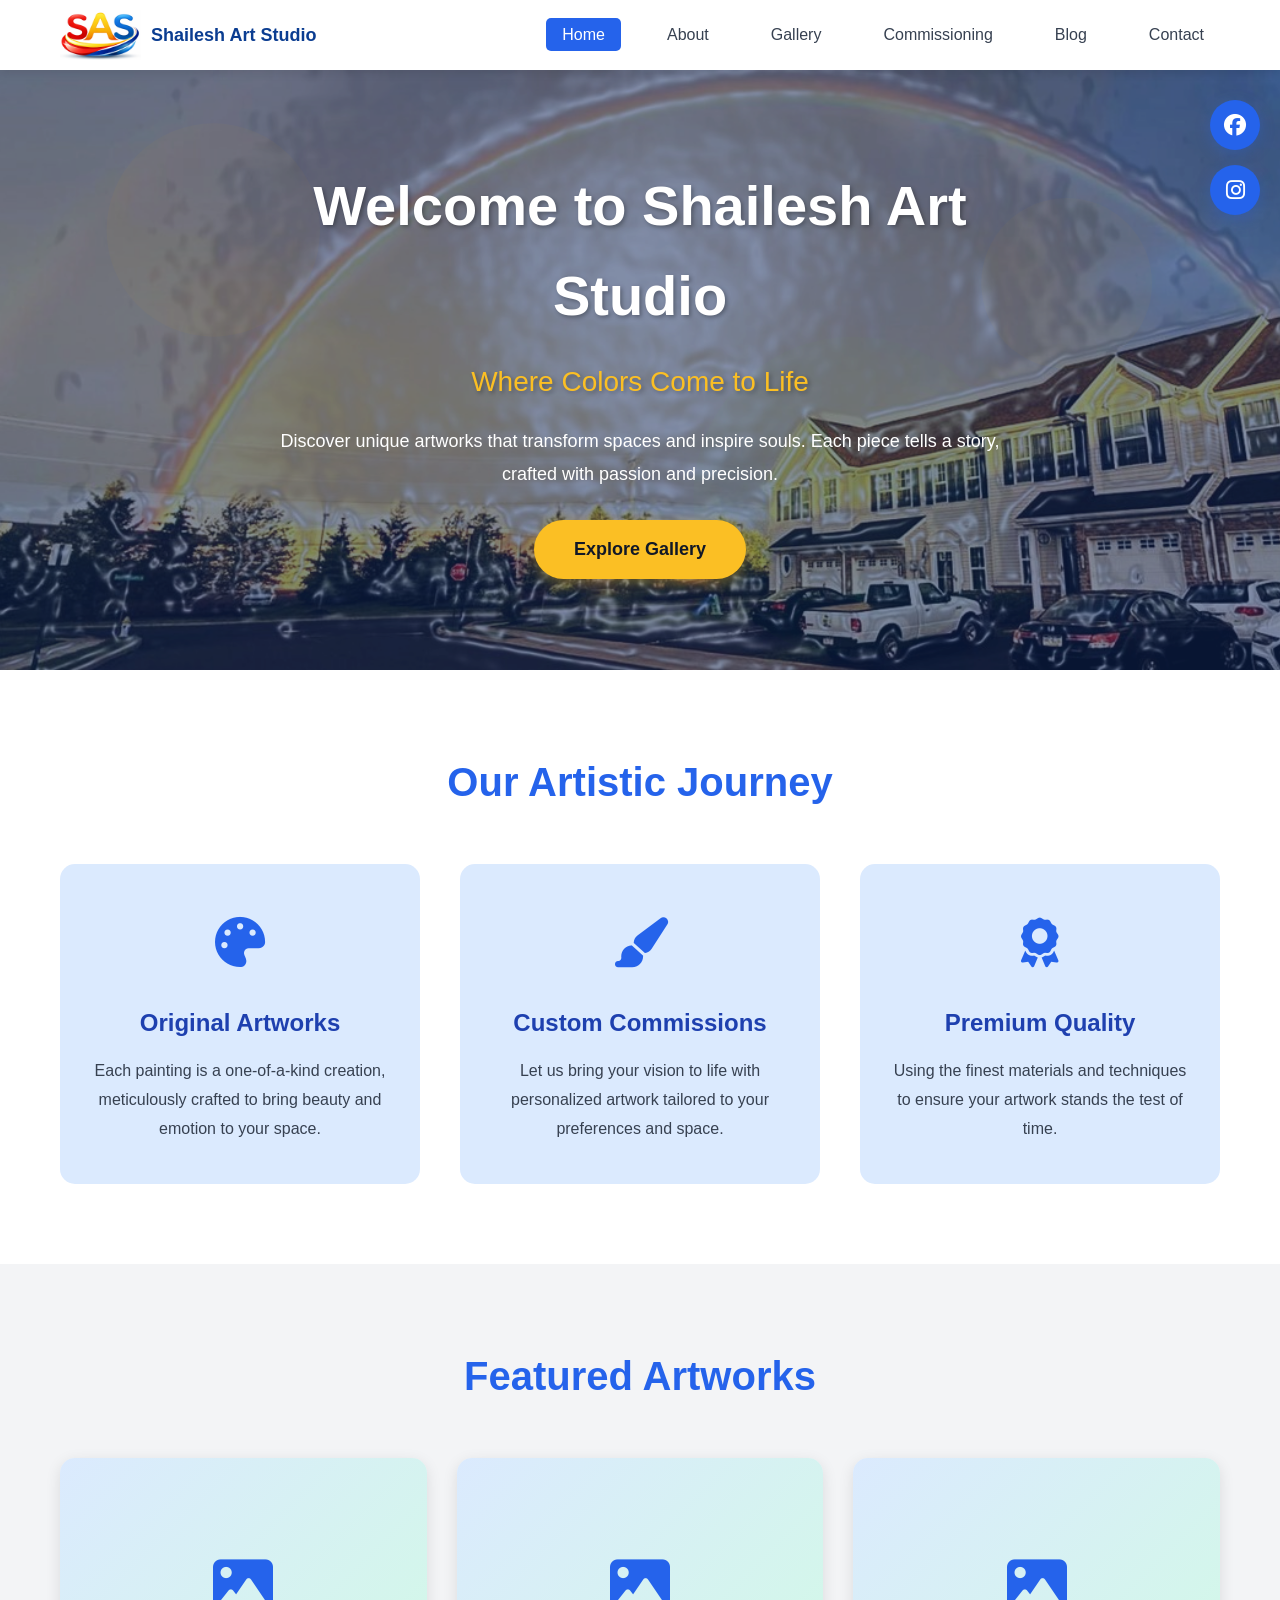
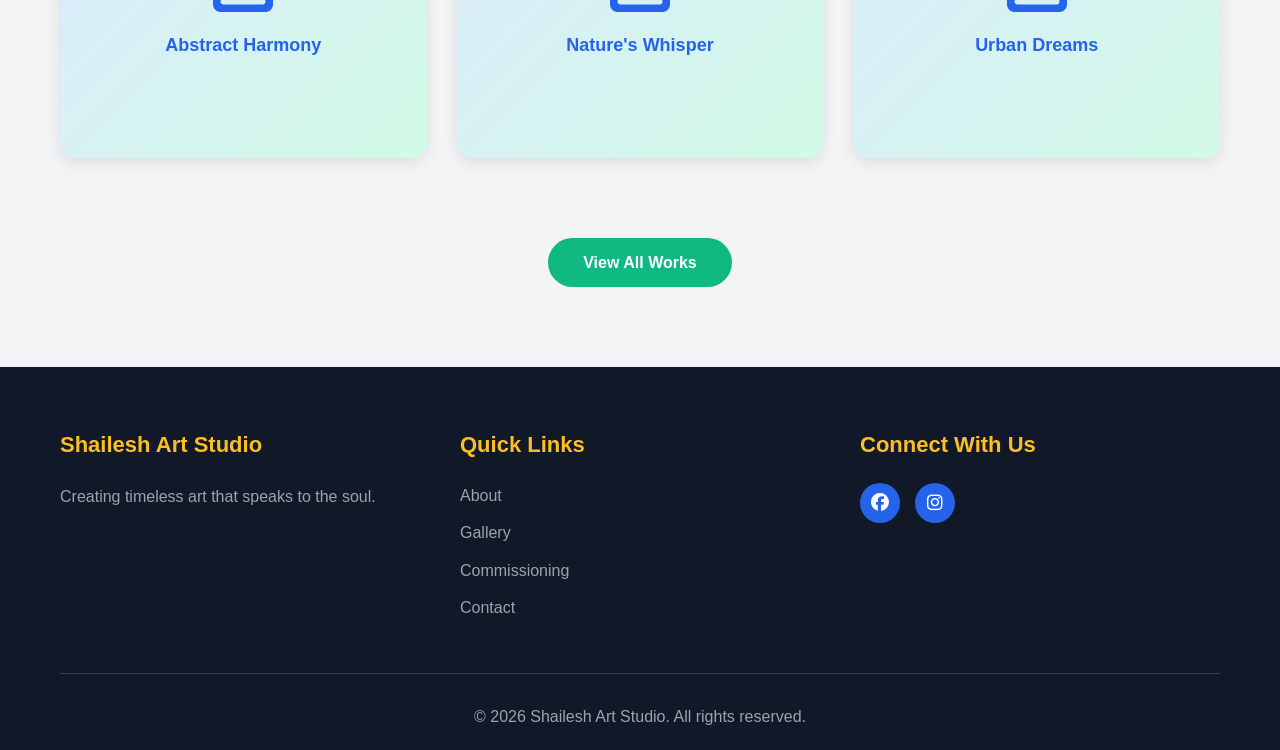
<file: index.html>
<!DOCTYPE html>
<html lang="en">
<head>
    <meta charset="UTF-8">
    <meta name="viewport" content="width=device-width, initial-scale=1.0">
    <title>Shailesh Art Studio - Home</title>
    <link rel="stylesheet" href="styles.css">
    <link rel="stylesheet" href="https://cdnjs.cloudflare.com/ajax/libs/font-awesome/6.4.0/css/all.min.css">
</head>
<body>
    <!-- Social Media Icons -->
    <div class="social-icons">
        <a href="https://www.facebook.com" target="_blank" aria-label="Facebook">
            <i class="fab fa-facebook"></i>
        </a>
        <a href="https://www.instagram.com" target="_blank" aria-label="Instagram">
            <i class="fab fa-instagram"></i>
        </a>
    </div>

    <!-- Navigation -->
    <nav class="navbar">
        <div class="nav-container">
            <div class="logo">
    <img src="logo.png" alt="Shailesh Art Studio Logo" style="height:50px;">
<div class="logo-text">Shailesh Art Studio</div>
</div>
            <ul class="nav-menu">
                <li><a href="index.html" class="active">Home</a></li>
                <li><a href="about.html">About</a></li>
                <li><a href="gallery.html">Gallery</a></li>
                <li><a href="commissioning.html">Commissioning</a></li>
                <li><a href="blog.html">Blog</a></li>
                <li><a href="contact.html">Contact</a></li>
            </ul>
            <div class="hamburger">
                <span></span>
                <span></span>
                <span></span>
            </div>
        </div>
    </nav>

    <!-- Hero Section -->
    <section class="hero">
        <div class="hero-overlay"></div>
        <div class="hero-content">
            <h1 class="hero-title">Welcome to Shailesh Art Studio</h1>
            <p class="hero-subtitle">Where Colors Come to Life</p>
            <p class="hero-description">Discover unique artworks that transform spaces and inspire souls. Each piece tells a story, crafted with passion and precision.</p>
            <a href="gallery.html" class="cta-button">Explore Gallery</a>
        </div>
    </section>

    <!-- Features Section -->
    <section class="features">
        <div class="container">
            <h2 class="section-title">Our Artistic Journey</h2>
            <div class="features-grid">
                <div class="feature-card">
                    <div class="feature-icon">
                        <i class="fas fa-palette"></i>
                    </div>
                    <h3>Original Artworks</h3>
                    <p>Each painting is a one-of-a-kind creation, meticulously crafted to bring beauty and emotion to your space.</p>
                </div>
                <div class="feature-card">
                    <div class="feature-icon">
                        <i class="fas fa-paint-brush"></i>
                    </div>
                    <h3>Custom Commissions</h3>
                    <p>Let us bring your vision to life with personalized artwork tailored to your preferences and space.</p>
                </div>
                <div class="feature-card">
                    <div class="feature-icon">
                        <i class="fas fa-award"></i>
                    </div>
                    <h3>Premium Quality</h3>
                    <p>Using the finest materials and techniques to ensure your artwork stands the test of time.</p>
                </div>
            </div>
        </div>
    </section>

    <!-- Recent Works Section -->
    <section class="recent-works">
        <div class="container">
            <h2 class="section-title">Featured Artworks</h2>
            <div class="works-grid">
                <div class="work-item">
                    <div class="work-placeholder">
                        <i class="fas fa-image"></i>
                        <p>Abstract Harmony</p>
                    </div>
                </div>
                <div class="work-item">
                    <div class="work-placeholder">
                        <i class="fas fa-image"></i>
                        <p>Nature's Whisper</p>
                    </div>
                </div>
                <div class="work-item">
                    <div class="work-placeholder">
                        <i class="fas fa-image"></i>
                        <p>Urban Dreams</p>
                    </div>
                </div>
            </div>
            <div class="text-center">
                <a href="gallery.html" class="view-all-button">View All Works</a>
            </div>
        </div>
    </section>

    <!-- Footer -->
    <footer class="footer">
        <div class="container">
            <div class="footer-content">
                <div class="footer-section">
                    <h3>Shailesh Art Studio</h3>
                    <p>Creating timeless art that speaks to the soul.</p>
                </div>
                <div class="footer-section">
                    <h3>Quick Links</h3>
                    <ul>
                        <li><a href="about.html">About</a></li>
                        <li><a href="gallery.html">Gallery</a></li>
                        <li><a href="commissioning.html">Commissioning</a></li>
                        <li><a href="contact.html">Contact</a></li>
                    </ul>
                </div>
                <div class="footer-section">
                    <h3>Connect With Us</h3>
                    <div class="footer-social">
                        <a href="https://www.facebook.com" target="_blank"><i class="fab fa-facebook"></i></a>
                        <a href="https://www.instagram.com" target="_blank"><i class="fab fa-instagram"></i></a>
                    </div>
                </div>
            </div>
            <div class="footer-bottom">
                <p>&copy; 2026 Shailesh Art Studio. All rights reserved.</p>
            </div>
        </div>
    </footer>

    <script src="script.js"></script>
</body>
</html>
</file>
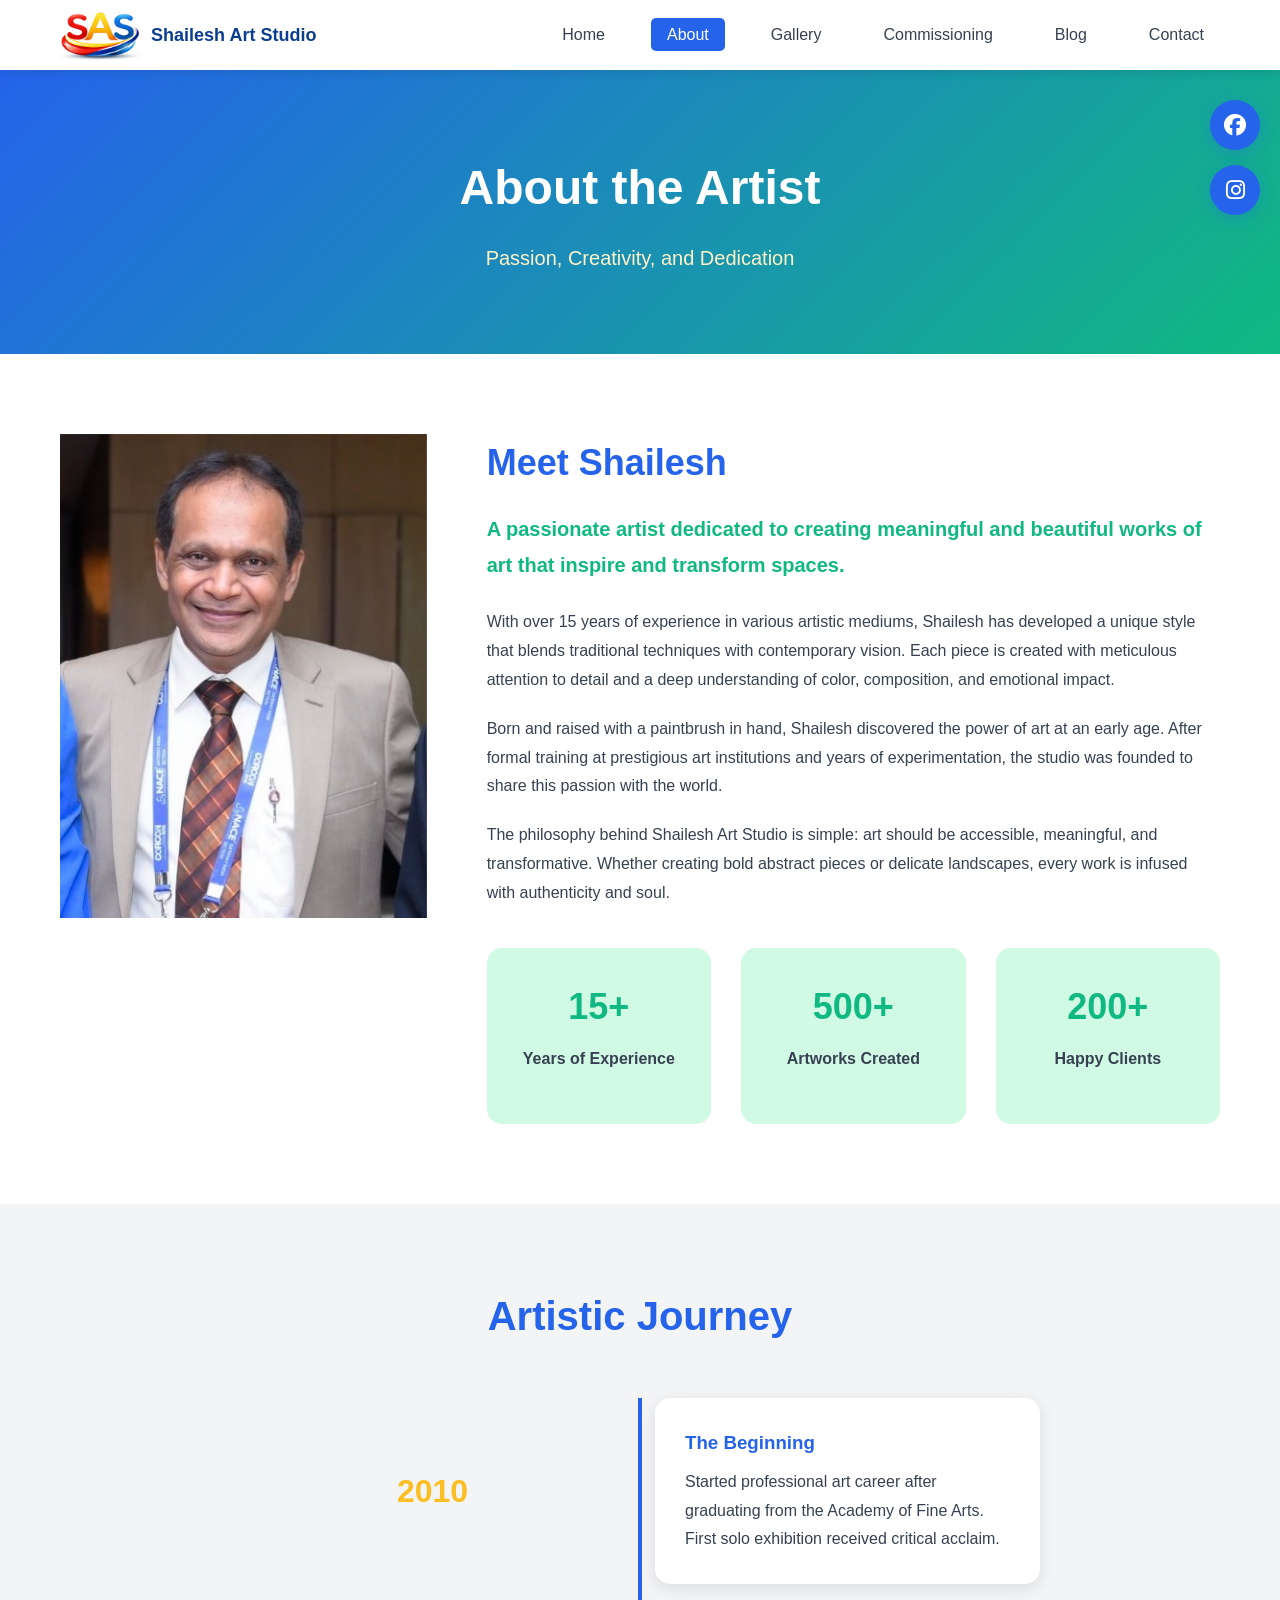
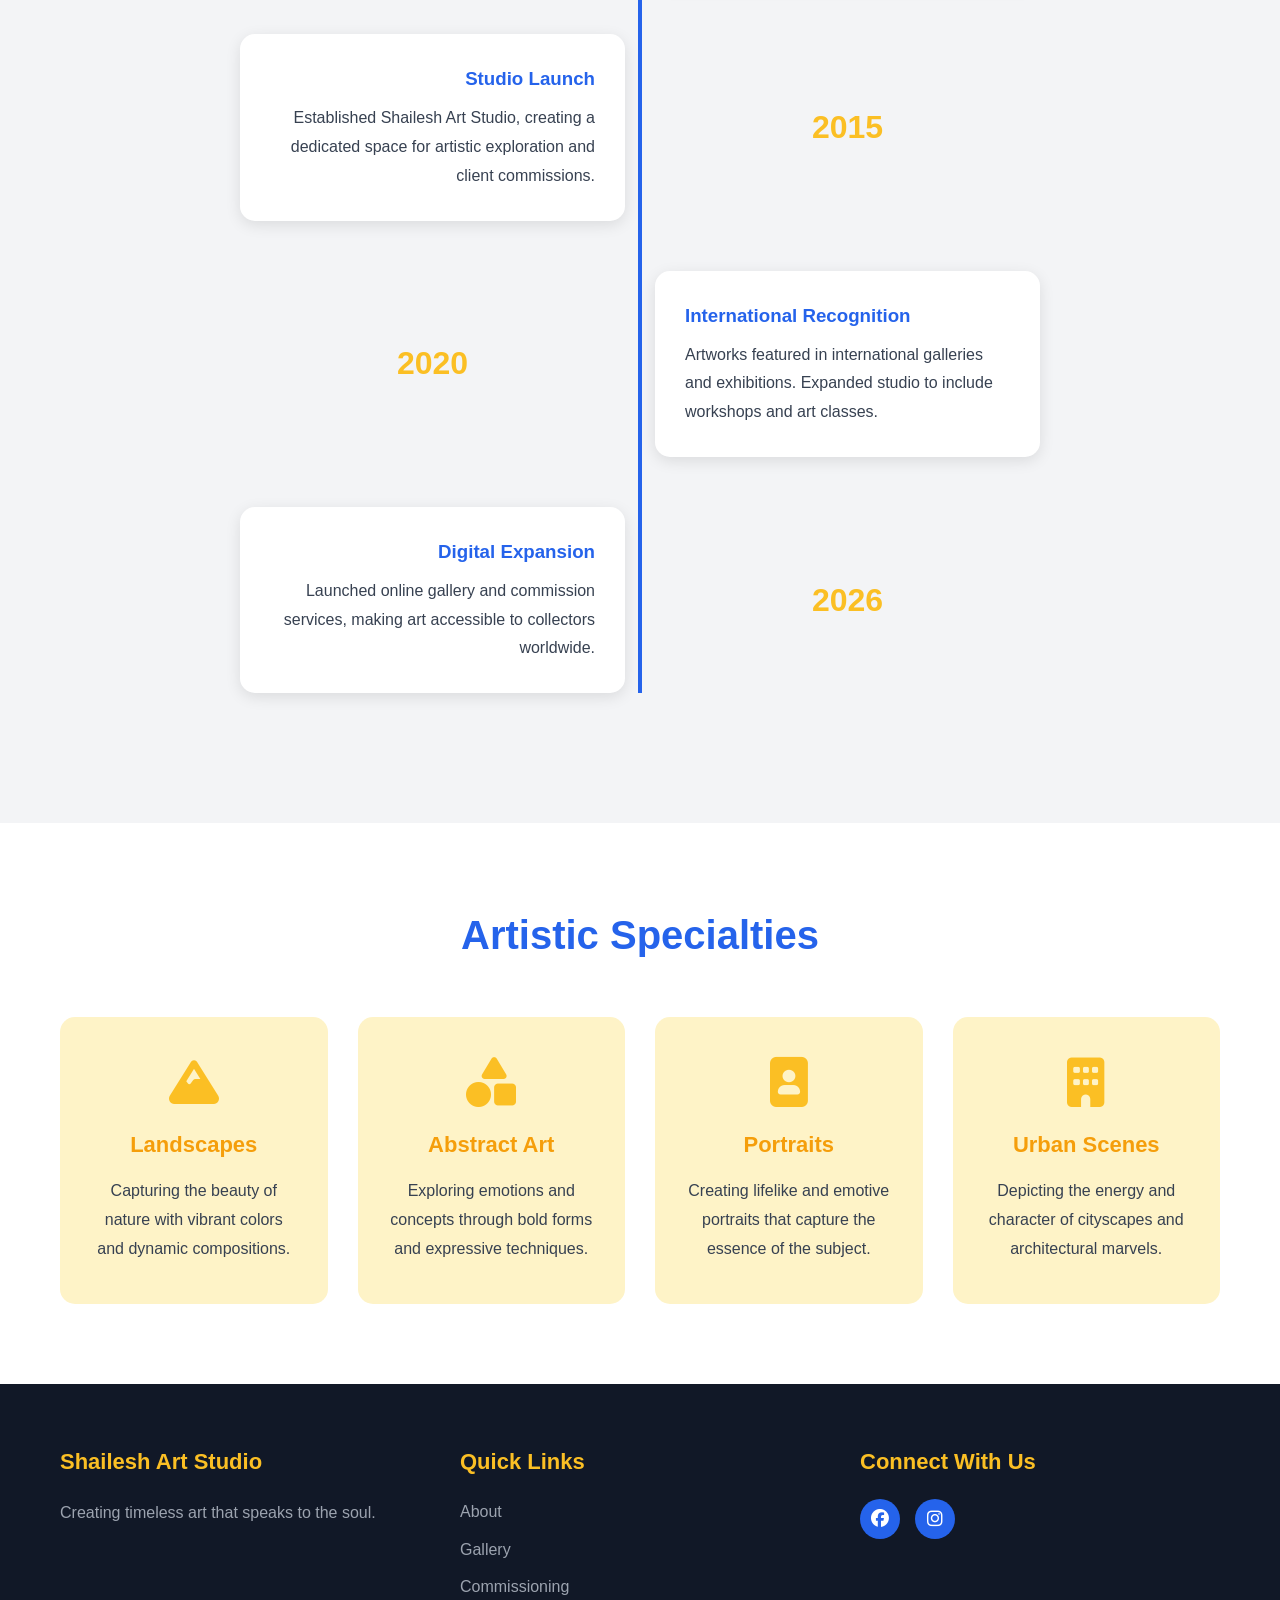
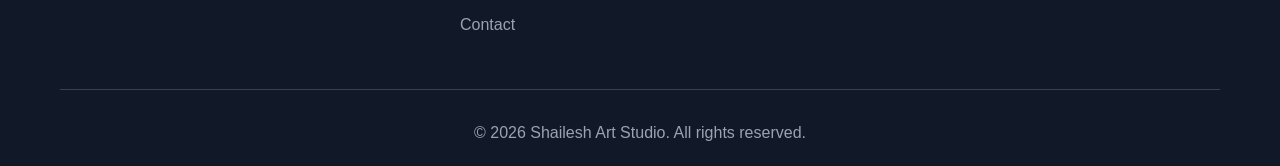
<file: about.html>
<!DOCTYPE html>
<html lang="en">
<head>
    <meta charset="UTF-8">
    <meta name="viewport" content="width=device-width, initial-scale=1.0">
    <title>About - Shailesh Art Studio</title>
    <link rel="stylesheet" href="styles.css">
    <link rel="stylesheet" href="https://cdnjs.cloudflare.com/ajax/libs/font-awesome/6.4.0/css/all.min.css">
</head>
<body>
    <!-- Social Media Icons -->
    <div class="social-icons">
        <a href="https://www.facebook.com" target="_blank" aria-label="Facebook">
            <i class="fab fa-facebook"></i>
        </a>
        <a href="https://www.instagram.com" target="_blank" aria-label="Instagram">
            <i class="fab fa-instagram"></i>
        </a>
    </div>

    <!-- Navigation -->
    <nav class="navbar">
        <div class="nav-container">
            <div class="logo">
    <img src="logo.png" alt="Shailesh Art Studio Logo" style="height:50px;">
<div class="logo-text">Shailesh Art Studio</div>
</div>

            <ul class="nav-menu">
                <li><a href="index.html">Home</a></li>
                <li><a href="about.html" class="active">About</a></li>
                <li><a href="gallery.html">Gallery</a></li>
                <li><a href="commissioning.html">Commissioning</a></li>
                <li><a href="blog.html">Blog</a></li>
                <li><a href="contact.html">Contact</a></li>
            </ul>
            <div class="hamburger">
                <span></span>
                <span></span>
                <span></span>
            </div>
        </div>
    </nav>

    <!-- Page Header -->
    <section class="page-header">
        <h1>About the Artist</h1>
        <p>Passion, Creativity, and Dedication</p>
    </section>

    <!-- About Content -->
    <section class="about-section">
        <div class="container">
            <div class="about-content">
                <div class="artist-photo">
                   <img src="artist.jpg" alt="Shailesh Artist Photo" class="artist-img">
                </div>
                <div class="artist-bio">
                    <h2>Meet Shailesh</h2>
                    <p class="lead">A passionate artist dedicated to creating meaningful and beautiful works of art that inspire and transform spaces.</p>

                    <p>With over 15 years of experience in various artistic mediums, Shailesh has developed a unique style that blends traditional techniques with contemporary vision. Each piece is created with meticulous attention to detail and a deep understanding of color, composition, and emotional impact.</p>

                    <p>Born and raised with a paintbrush in hand, Shailesh discovered the power of art at an early age. After formal training at prestigious art institutions and years of experimentation, the studio was founded to share this passion with the world.</p>

                    <p>The philosophy behind Shailesh Art Studio is simple: art should be accessible, meaningful, and transformative. Whether creating bold abstract pieces or delicate landscapes, every work is infused with authenticity and soul.</p>

                    <div class="artist-stats">
                        <div class="stat-item">
                            <h3>15+</h3>
                            <p>Years of Experience</p>
                        </div>
                        <div class="stat-item">
                            <h3>500+</h3>
                            <p>Artworks Created</p>
                        </div>
                        <div class="stat-item">
                            <h3>200+</h3>
                            <p>Happy Clients</p>
                        </div>
                    </div>
                </div>
            </div>
        </div>
    </section>

    <!-- Artistic Journey Section -->
    <section class="journey-section">
        <div class="container">
            <h2 class="section-title">Artistic Journey</h2>
            <div class="timeline">
                <div class="timeline-item">
                    <div class="timeline-year">2010</div>
                    <div class="timeline-content">
                        <h3>The Beginning</h3>
                        <p>Started professional art career after graduating from the Academy of Fine Arts. First solo exhibition received critical acclaim.</p>
                    </div>
                </div>
                <div class="timeline-item">
                    <div class="timeline-year">2015</div>
                    <div class="timeline-content">
                        <h3>Studio Launch</h3>
                        <p>Established Shailesh Art Studio, creating a dedicated space for artistic exploration and client commissions.</p>
                    </div>
                </div>
                <div class="timeline-item">
                    <div class="timeline-year">2020</div>
                    <div class="timeline-content">
                        <h3>International Recognition</h3>
                        <p>Artworks featured in international galleries and exhibitions. Expanded studio to include workshops and art classes.</p>
                    </div>
                </div>
                <div class="timeline-item">
                    <div class="timeline-year">2026</div>
                    <div class="timeline-content">
                        <h3>Digital Expansion</h3>
                        <p>Launched online gallery and commission services, making art accessible to collectors worldwide.</p>
                    </div>
                </div>
            </div>
        </div>
    </section>

    <!-- Specialties Section -->
    <section class="specialties-section">
        <div class="container">
            <h2 class="section-title">Artistic Specialties</h2>
            <div class="specialties-grid">
                <div class="specialty-card">
                    <i class="fas fa-mountain"></i>
                    <h3>Landscapes</h3>
                    <p>Capturing the beauty of nature with vibrant colors and dynamic compositions.</p>
                </div>
                <div class="specialty-card">
                    <i class="fas fa-shapes"></i>
                    <h3>Abstract Art</h3>
                    <p>Exploring emotions and concepts through bold forms and expressive techniques.</p>
                </div>
                <div class="specialty-card">
                    <i class="fas fa-portrait"></i>
                    <h3>Portraits</h3>
                    <p>Creating lifelike and emotive portraits that capture the essence of the subject.</p>
                </div>
                <div class="specialty-card">
                    <i class="fas fa-building"></i>
                    <h3>Urban Scenes</h3>
                    <p>Depicting the energy and character of cityscapes and architectural marvels.</p>
                </div>
            </div>
        </div>
    </section>

    <!-- Footer -->
    <footer class="footer">
        <div class="container">
            <div class="footer-content">
                <div class="footer-section">
                    <h3>Shailesh Art Studio</h3>
                    <p>Creating timeless art that speaks to the soul.</p>
                </div>
                <div class="footer-section">
                    <h3>Quick Links</h3>
                    <ul>
                        <li><a href="about.html">About</a></li>
                        <li><a href="gallery.html">Gallery</a></li>
                        <li><a href="commissioning.html">Commissioning</a></li>
                        <li><a href="contact.html">Contact</a></li>
                    </ul>
                </div>
                <div class="footer-section">
                    <h3>Connect With Us</h3>
                    <div class="footer-social">
                        <a href="https://www.facebook.com" target="_blank"><i class="fab fa-facebook"></i></a>
                        <a href="https://www.instagram.com" target="_blank"><i class="fab fa-instagram"></i></a>
                    </div>
                </div>
            </div>
            <div class="footer-bottom">
                <p>&copy; 2026 Shailesh Art Studio. All rights reserved.</p>
            </div>
        </div>
    </footer>

    <script src="script.js"></script>
</body>
</html>
</file>
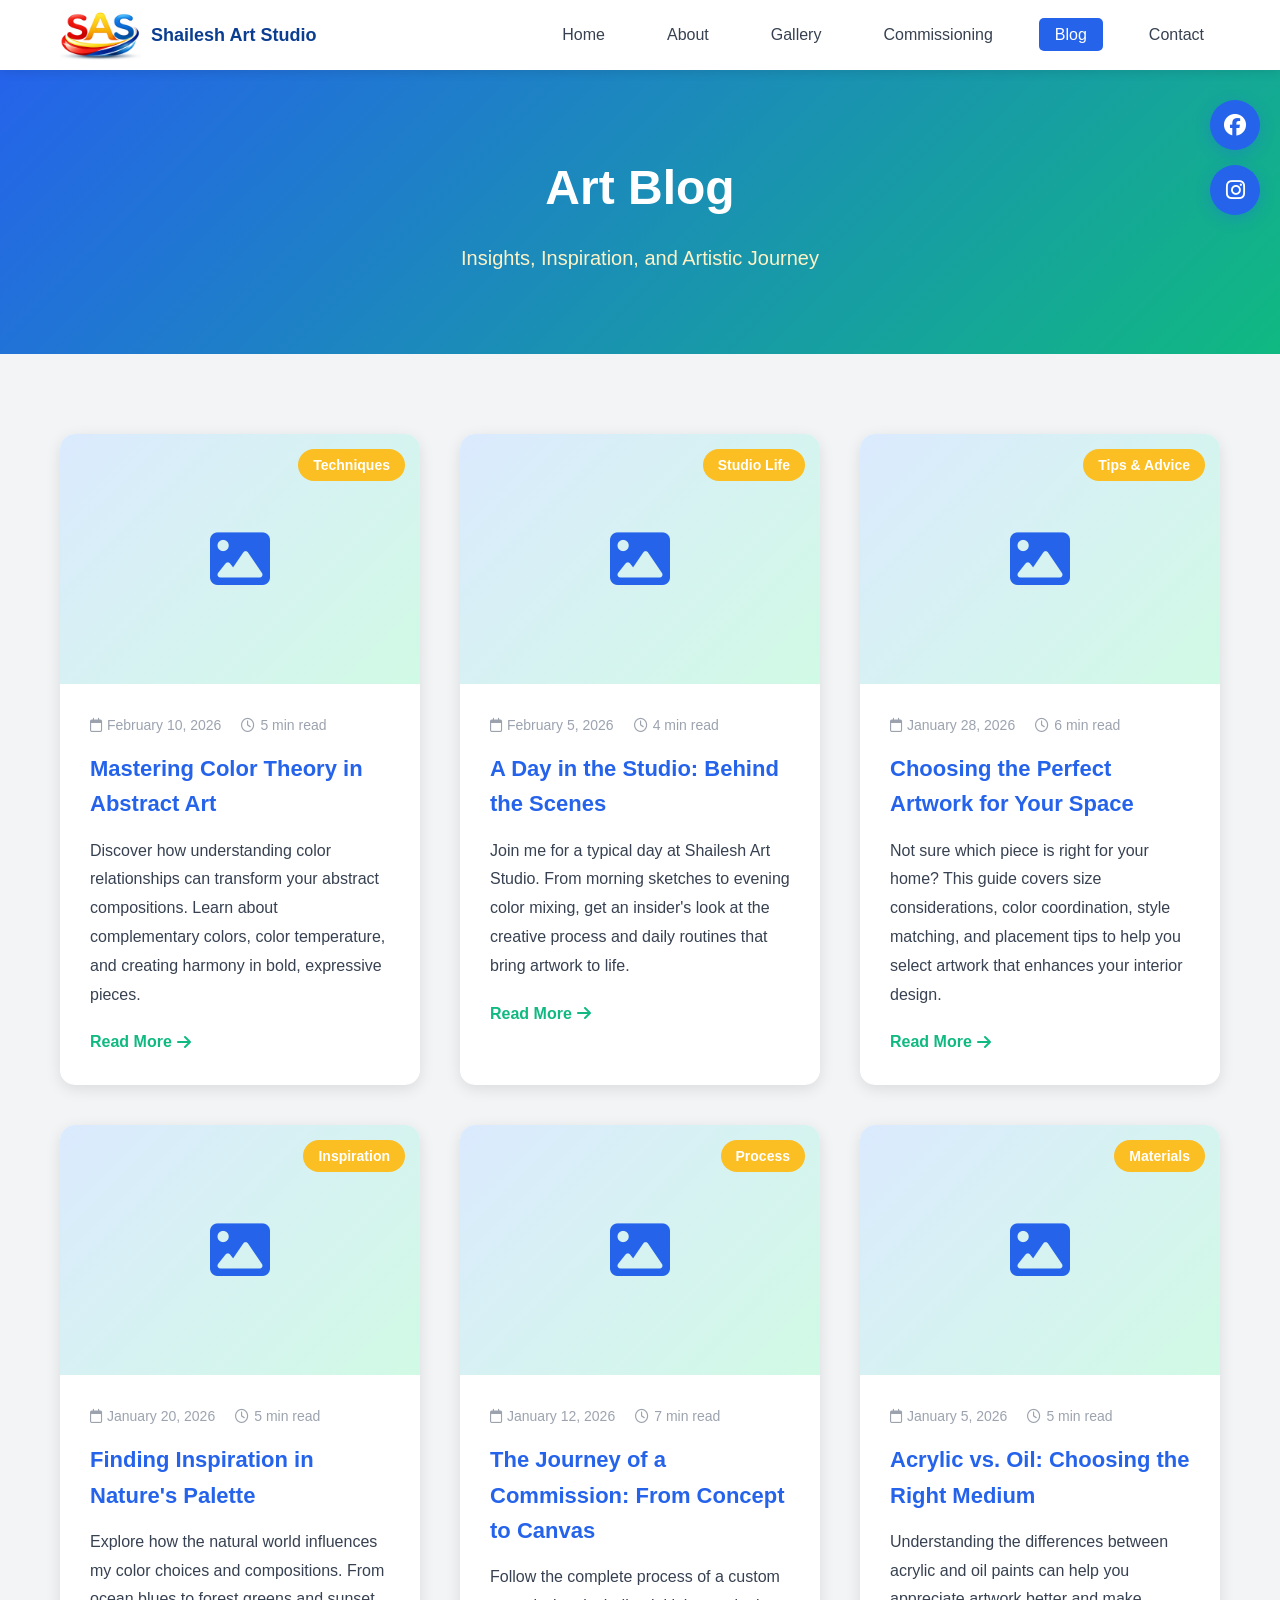
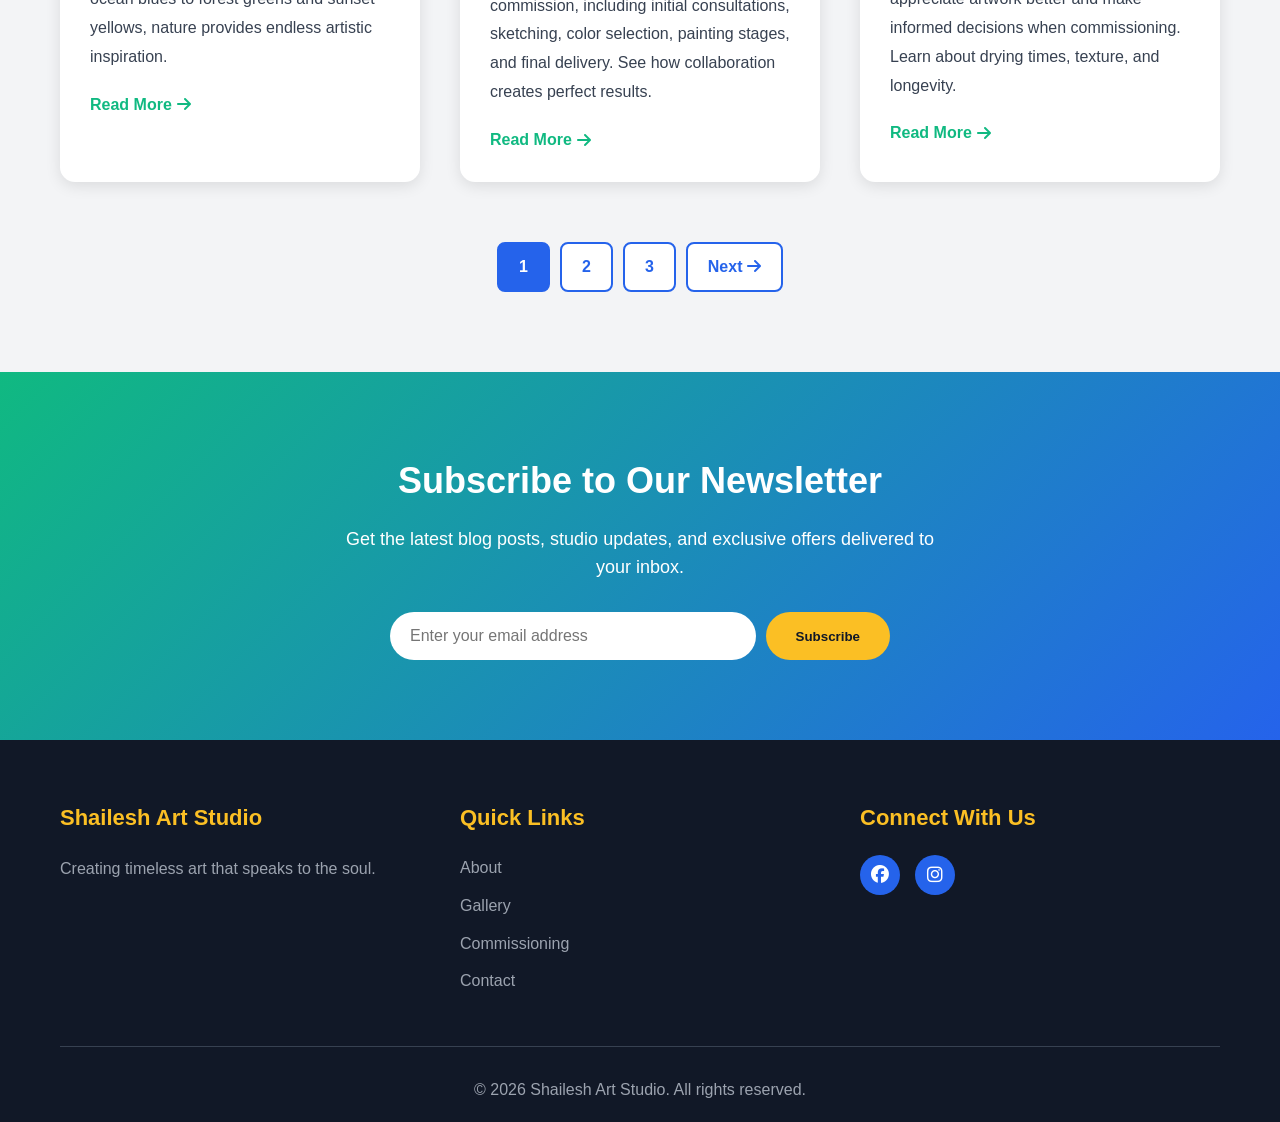
<file: blog.html>
<!DOCTYPE html>
<html lang="en">
<head>
    <meta charset="UTF-8">
    <meta name="viewport" content="width=device-width, initial-scale=1.0">
    <title>Blog - Shailesh Art Studio</title>
    <link rel="stylesheet" href="styles.css">
    <link rel="stylesheet" href="https://cdnjs.cloudflare.com/ajax/libs/font-awesome/6.4.0/css/all.min.css">
</head>
<body>
    <!-- Social Media Icons -->
    <div class="social-icons">
        <a href="https://www.facebook.com" target="_blank" aria-label="Facebook">
            <i class="fab fa-facebook"></i>
        </a>
        <a href="https://www.instagram.com" target="_blank" aria-label="Instagram">
            <i class="fab fa-instagram"></i>
        </a>
    </div>

    <!-- Navigation -->
    <nav class="navbar">
        <div class="nav-container">
           <div class="logo">
    <img src="logo.png" alt="Shailesh Art Studio Logo" style="height:50px;">
<div class="logo-text">Shailesh Art Studio</div>
</div>

            <ul class="nav-menu">
                <li><a href="index.html">Home</a></li>
                <li><a href="about.html">About</a></li>
                <li><a href="gallery.html">Gallery</a></li>
                <li><a href="commissioning.html">Commissioning</a></li>
                <li><a href="blog.html" class="active">Blog</a></li>
                <li><a href="contact.html">Contact</a></li>
            </ul>
            <div class="hamburger">
                <span></span>
                <span></span>
                <span></span>
            </div>
        </div>
    </nav>

    <!-- Page Header -->
    <section class="page-header">
        <h1>Art Blog</h1>
        <p>Insights, Inspiration, and Artistic Journey</p>
    </section>

    <!-- Blog Grid -->
    <section class="blog-section">
        <div class="container">
            <div class="blog-grid">
                <!-- Blog Post 1 -->
                <article class="blog-card">
                    <div class="blog-image">
                        <div class="blog-placeholder">
                            <i class="fas fa-image"></i>
                        </div>
                        <div class="blog-category">Techniques</div>
                    </div>
                    <div class="blog-content">
                        <div class="blog-meta">
                            <span><i class="far fa-calendar"></i> February 10, 2026</span>
                            <span><i class="far fa-clock"></i> 5 min read</span>
                        </div>
                        <h2>Mastering Color Theory in Abstract Art</h2>
                        <p>Discover how understanding color relationships can transform your abstract compositions. Learn about complementary colors, color temperature, and creating harmony in bold, expressive pieces.</p>
                        <a href="#" class="read-more">Read More <i class="fas fa-arrow-right"></i></a>
                    </div>
                </article>

                <!-- Blog Post 2 -->
                <article class="blog-card">
                    <div class="blog-image">
                        <div class="blog-placeholder">
                            <i class="fas fa-image"></i>
                        </div>
                        <div class="blog-category">Studio Life</div>
                    </div>
                    <div class="blog-content">
                        <div class="blog-meta">
                            <span><i class="far fa-calendar"></i> February 5, 2026</span>
                            <span><i class="far fa-clock"></i> 4 min read</span>
                        </div>
                        <h2>A Day in the Studio: Behind the Scenes</h2>
                        <p>Join me for a typical day at Shailesh Art Studio. From morning sketches to evening color mixing, get an insider's look at the creative process and daily routines that bring artwork to life.</p>
                        <a href="#" class="read-more">Read More <i class="fas fa-arrow-right"></i></a>
                    </div>
                </article>

                <!-- Blog Post 3 -->
                <article class="blog-card">
                    <div class="blog-image">
                        <div class="blog-placeholder">
                            <i class="fas fa-image"></i>
                        </div>
                        <div class="blog-category">Tips & Advice</div>
                    </div>
                    <div class="blog-content">
                        <div class="blog-meta">
                            <span><i class="far fa-calendar"></i> January 28, 2026</span>
                            <span><i class="far fa-clock"></i> 6 min read</span>
                        </div>
                        <h2>Choosing the Perfect Artwork for Your Space</h2>
                        <p>Not sure which piece is right for your home? This guide covers size considerations, color coordination, style matching, and placement tips to help you select artwork that enhances your interior design.</p>
                        <a href="#" class="read-more">Read More <i class="fas fa-arrow-right"></i></a>
                    </div>
                </article>

                <!-- Blog Post 4 -->
                <article class="blog-card">
                    <div class="blog-image">
                        <div class="blog-placeholder">
                            <i class="fas fa-image"></i>
                        </div>
                        <div class="blog-category">Inspiration</div>
                    </div>
                    <div class="blog-content">
                        <div class="blog-meta">
                            <span><i class="far fa-calendar"></i> January 20, 2026</span>
                            <span><i class="far fa-clock"></i> 5 min read</span>
                        </div>
                        <h2>Finding Inspiration in Nature's Palette</h2>
                        <p>Explore how the natural world influences my color choices and compositions. From ocean blues to forest greens and sunset yellows, nature provides endless artistic inspiration.</p>
                        <a href="#" class="read-more">Read More <i class="fas fa-arrow-right"></i></a>
                    </div>
                </article>

                <!-- Blog Post 5 -->
                <article class="blog-card">
                    <div class="blog-image">
                        <div class="blog-placeholder">
                            <i class="fas fa-image"></i>
                        </div>
                        <div class="blog-category">Process</div>
                    </div>
                    <div class="blog-content">
                        <div class="blog-meta">
                            <span><i class="far fa-calendar"></i> January 12, 2026</span>
                            <span><i class="far fa-clock"></i> 7 min read</span>
                        </div>
                        <h2>The Journey of a Commission: From Concept to Canvas</h2>
                        <p>Follow the complete process of a custom commission, including initial consultations, sketching, color selection, painting stages, and final delivery. See how collaboration creates perfect results.</p>
                        <a href="#" class="read-more">Read More <i class="fas fa-arrow-right"></i></a>
                    </div>
                </article>

                <!-- Blog Post 6 -->
                <article class="blog-card">
                    <div class="blog-image">
                        <div class="blog-placeholder">
                            <i class="fas fa-image"></i>
                        </div>
                        <div class="blog-category">Materials</div>
                    </div>
                    <div class="blog-content">
                        <div class="blog-meta">
                            <span><i class="far fa-calendar"></i> January 5, 2026</span>
                            <span><i class="far fa-clock"></i> 5 min read</span>
                        </div>
                        <h2>Acrylic vs. Oil: Choosing the Right Medium</h2>
                        <p>Understanding the differences between acrylic and oil paints can help you appreciate artwork better and make informed decisions when commissioning. Learn about drying times, texture, and longevity.</p>
                        <a href="#" class="read-more">Read More <i class="fas fa-arrow-right"></i></a>
                    </div>
                </article>
            </div>

            <!-- Pagination -->
            <div class="pagination">
                <a href="#" class="page-link active">1</a>
                <a href="#" class="page-link">2</a>
                <a href="#" class="page-link">3</a>
                <a href="#" class="page-link">Next <i class="fas fa-arrow-right"></i></a>
            </div>
        </div>
    </section>

    <!-- Newsletter Section -->
    <section class="newsletter-section">
        <div class="container">
            <div class="newsletter-content">
                <h2>Subscribe to Our Newsletter</h2>
                <p>Get the latest blog posts, studio updates, and exclusive offers delivered to your inbox.</p>
                <form class="newsletter-form">
                    <input type="email" placeholder="Enter your email address" required>
                    <button type="submit" class="subscribe-btn">Subscribe</button>
                </form>
            </div>
        </div>
    </section>

    <!-- Footer -->
    <footer class="footer">
        <div class="container">
            <div class="footer-content">
                <div class="footer-section">
                    <h3>Shailesh Art Studio</h3>
                    <p>Creating timeless art that speaks to the soul.</p>
                </div>
                <div class="footer-section">
                    <h3>Quick Links</h3>
                    <ul>
                        <li><a href="about.html">About</a></li>
                        <li><a href="gallery.html">Gallery</a></li>
                        <li><a href="commissioning.html">Commissioning</a></li>
                        <li><a href="contact.html">Contact</a></li>
                    </ul>
                </div>
                <div class="footer-section">
                    <h3>Connect With Us</h3>
                    <div class="footer-social">
                        <a href="https://www.facebook.com" target="_blank"><i class="fab fa-facebook"></i></a>
                        <a href="https://www.instagram.com" target="_blank"><i class="fab fa-instagram"></i></a>
                    </div>
                </div>
            </div>
            <div class="footer-bottom">
                <p>&copy; 2026 Shailesh Art Studio. All rights reserved.</p>
            </div>
        </div>
    </footer>

    <script src="script.js"></script>
</body>
</html>
</file>
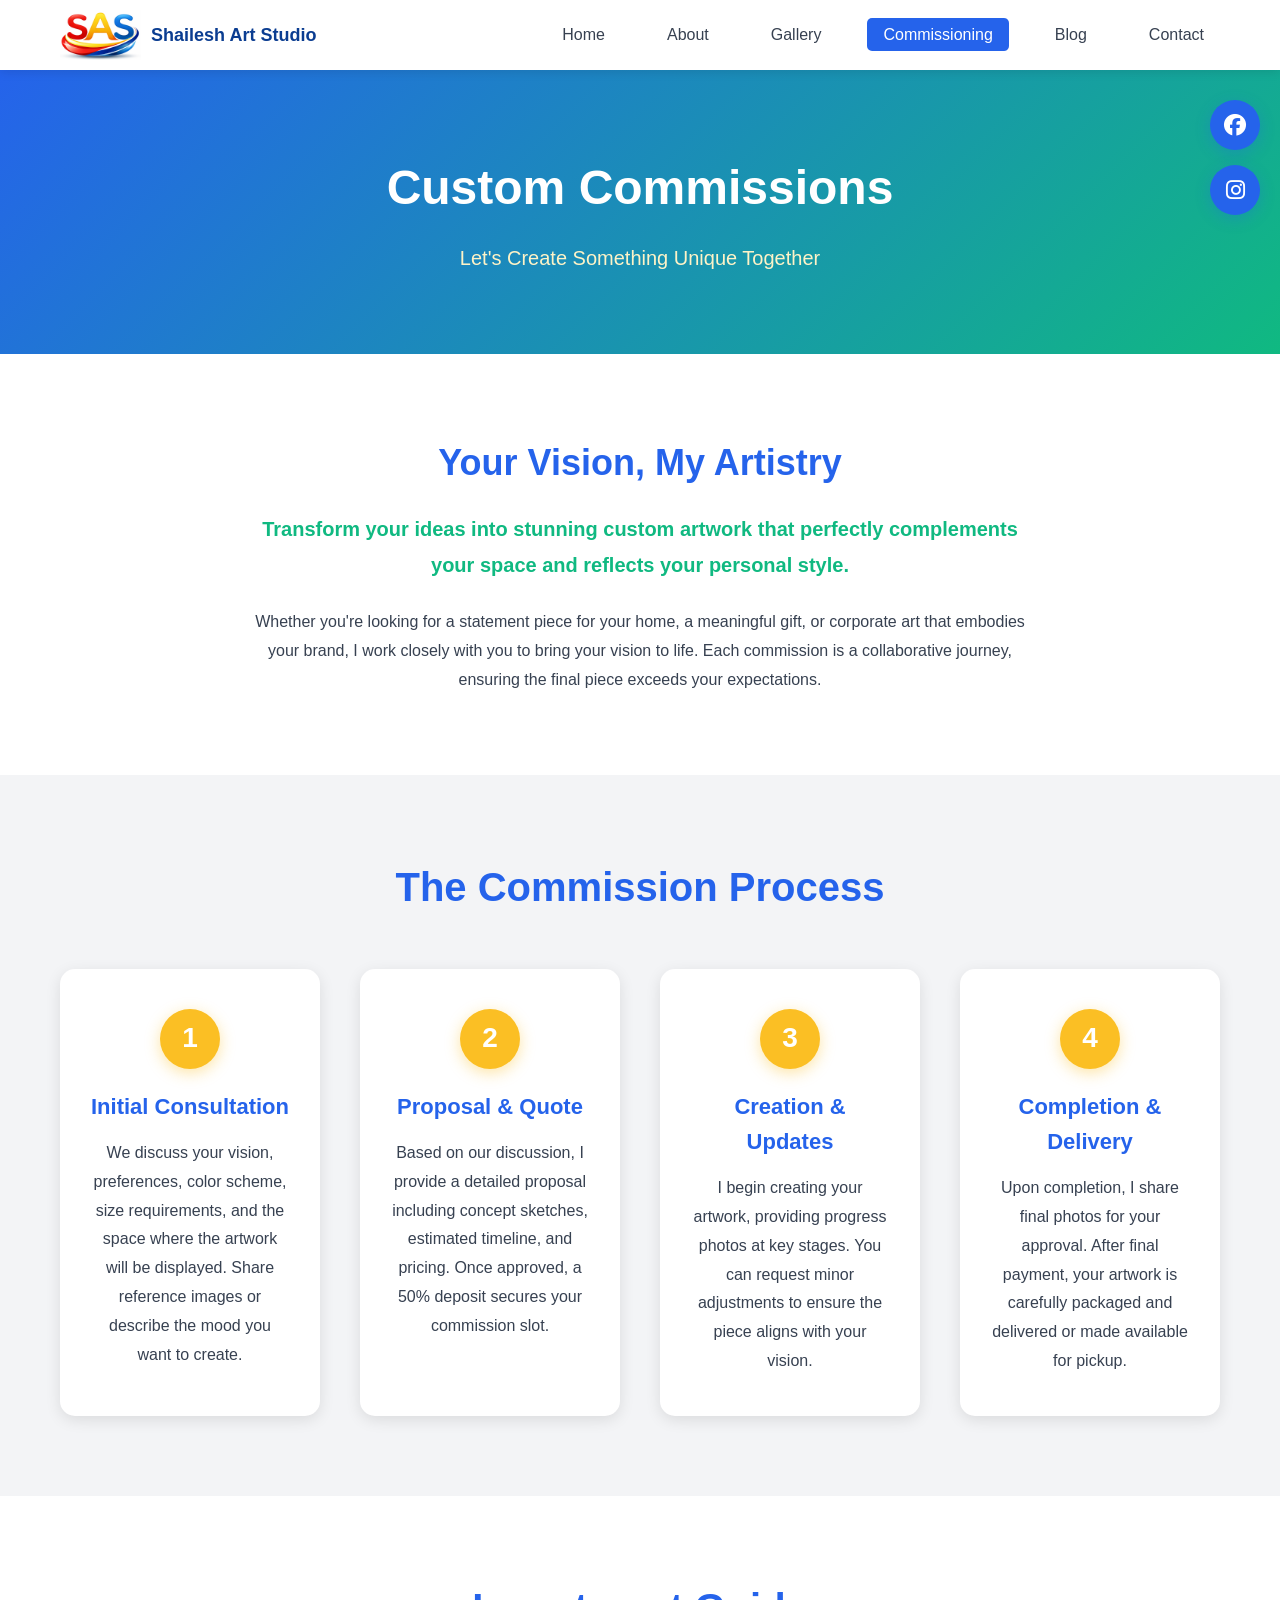
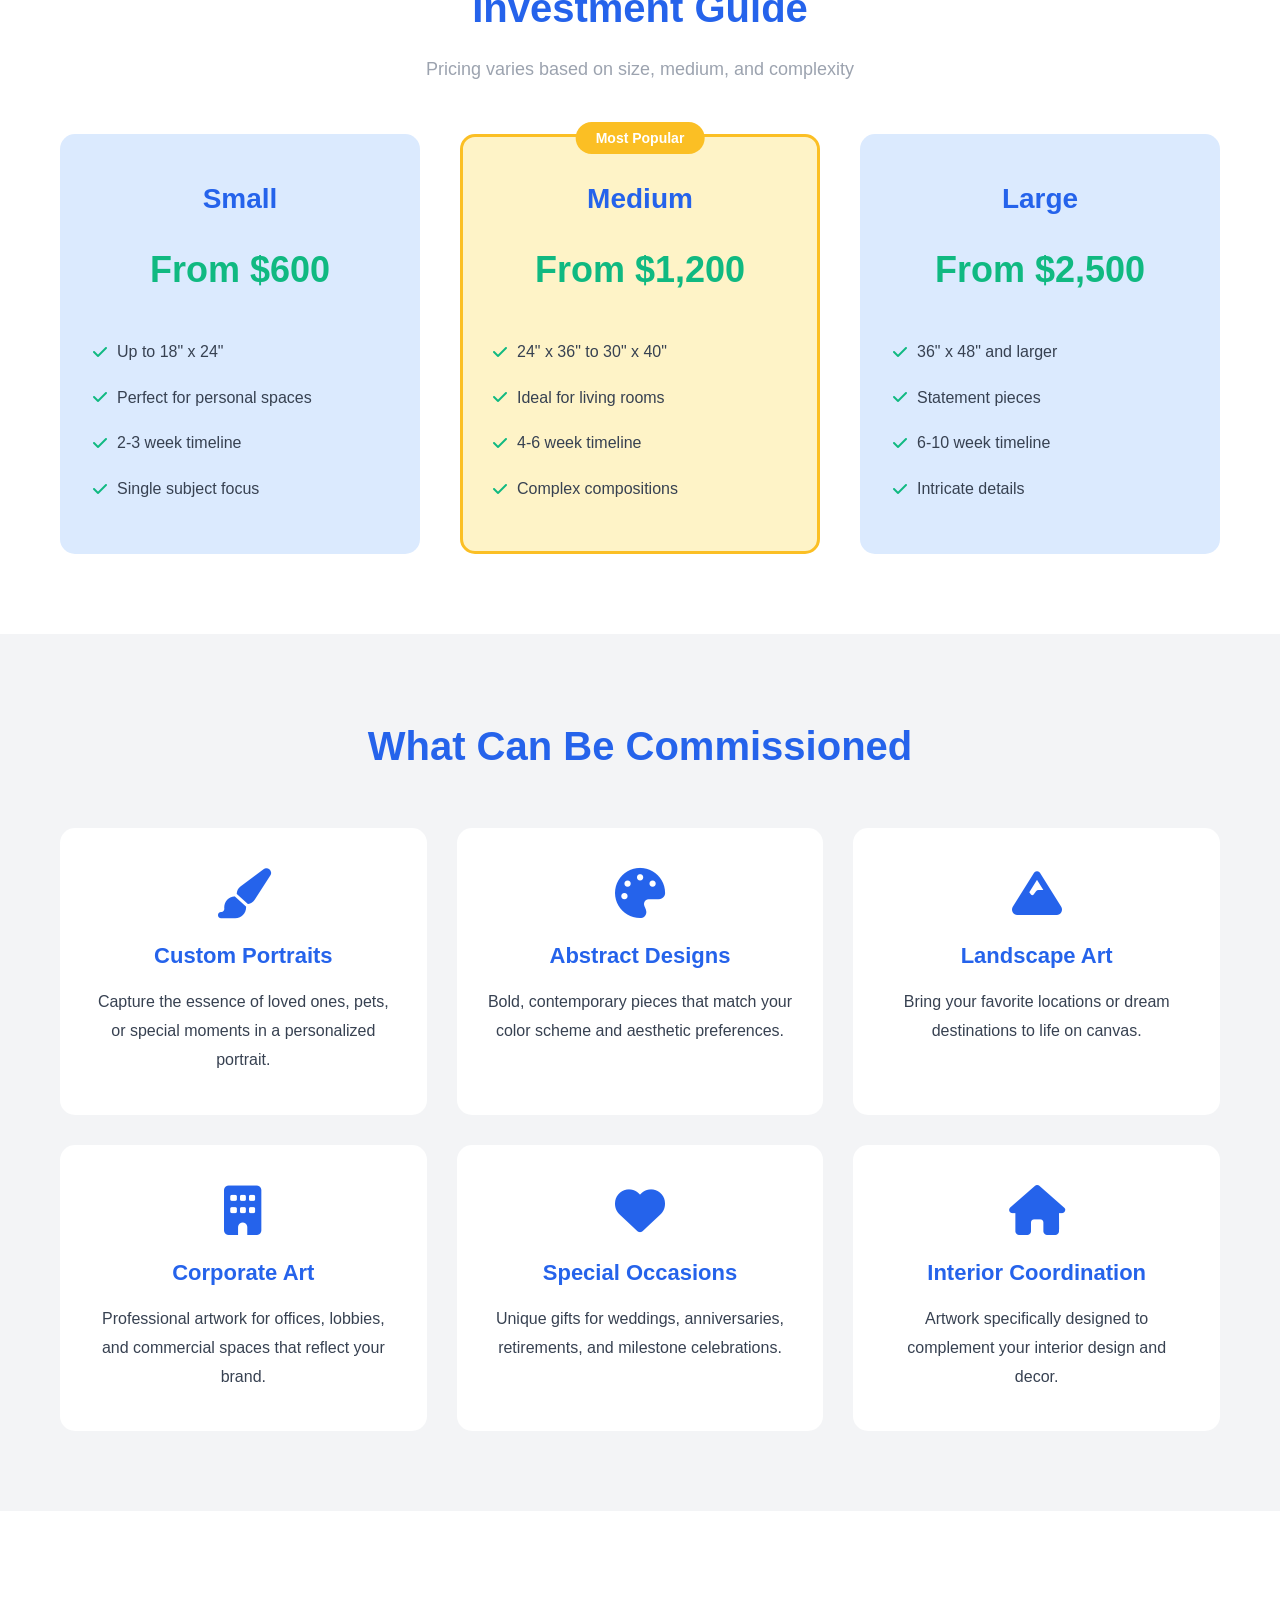
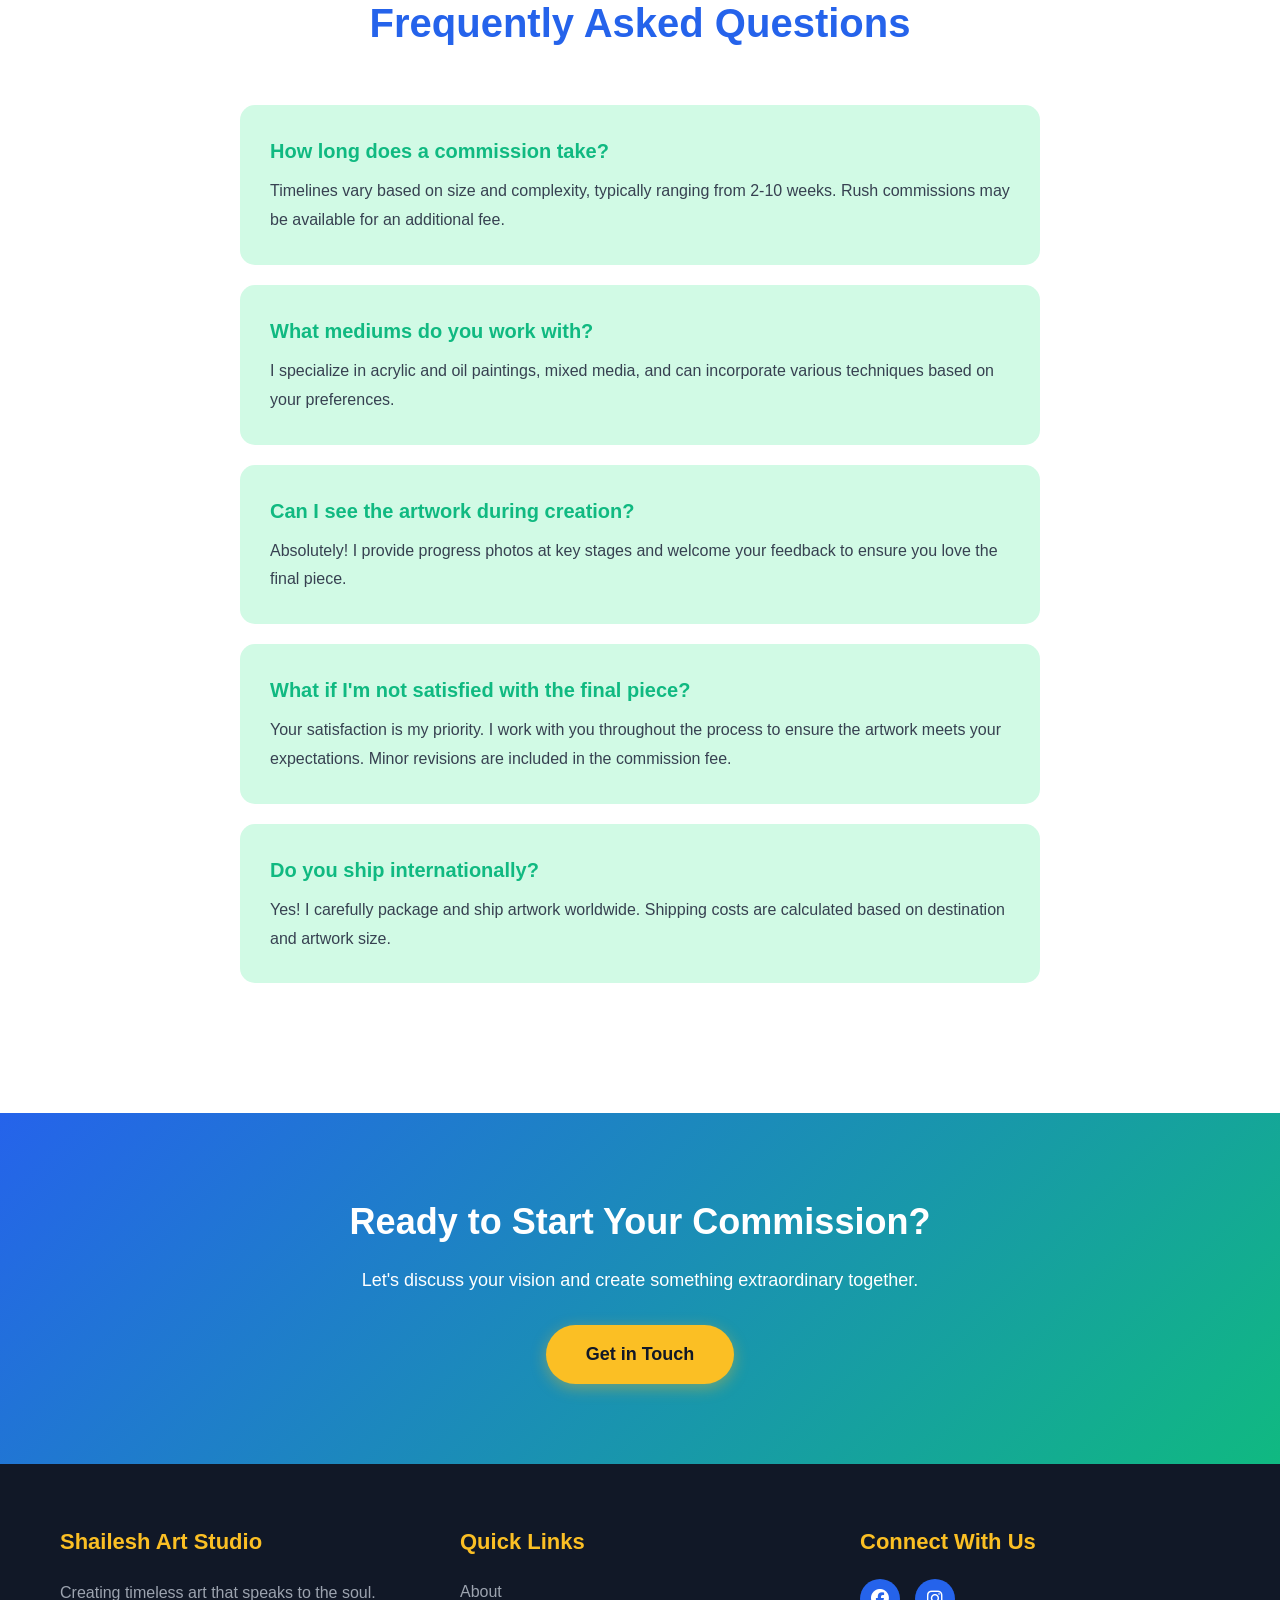
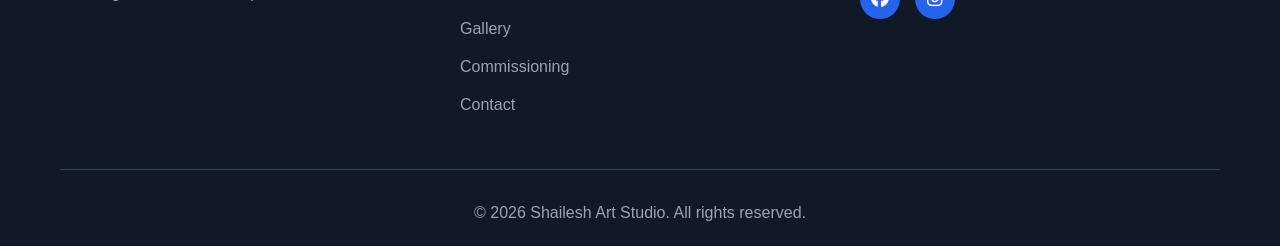
<file: commissioning.html>
<!DOCTYPE html>
<html lang="en">
<head>
    <meta charset="UTF-8">
    <meta name="viewport" content="width=device-width, initial-scale=1.0">
    <title>Commissioning - Shailesh Art Studio</title>
    <link rel="stylesheet" href="styles.css">
    <link rel="stylesheet" href="https://cdnjs.cloudflare.com/ajax/libs/font-awesome/6.4.0/css/all.min.css">
</head>
<body>
    <!-- Social Media Icons -->
    <div class="social-icons">
        <a href="https://www.facebook.com" target="_blank" aria-label="Facebook">
            <i class="fab fa-facebook"></i>
        </a>
        <a href="https://www.instagram.com" target="_blank" aria-label="Instagram">
            <i class="fab fa-instagram"></i>
        </a>
    </div>

    <!-- Navigation -->
    <nav class="navbar">
        <div class="nav-container">
            <div class="logo">
    <img src="logo.png" alt="Shailesh Art Studio Logo" style="height:50px;">
<div class="logo-text">Shailesh Art Studio</div>
</div>

            <ul class="nav-menu">
                <li><a href="index.html">Home</a></li>
                <li><a href="about.html">About</a></li>
                <li><a href="gallery.html">Gallery</a></li>
                <li><a href="commissioning.html" class="active">Commissioning</a></li>
                <li><a href="blog.html">Blog</a></li>
                <li><a href="contact.html">Contact</a></li>
            </ul>
            <div class="hamburger">
                <span></span>
                <span></span>
                <span></span>
            </div>
        </div>
    </nav>

    <!-- Page Header -->
    <section class="page-header">
        <h1>Custom Commissions</h1>
        <p>Let's Create Something Unique Together</p>
    </section>

    <!-- Introduction Section -->
    <section class="commission-intro">
        <div class="container">
            <div class="intro-content">
                <h2>Your Vision, My Artistry</h2>
                <p class="lead">Transform your ideas into stunning custom artwork that perfectly complements your space and reflects your personal style.</p>
                <p>Whether you're looking for a statement piece for your home, a meaningful gift, or corporate art that embodies your brand, I work closely with you to bring your vision to life. Each commission is a collaborative journey, ensuring the final piece exceeds your expectations.</p>
            </div>
        </div>
    </section>

    <!-- Commission Process -->
    <section class="process-section">
        <div class="container">
            <h2 class="section-title">The Commission Process</h2>
            <div class="process-grid">
                <div class="process-step">
                    <div class="step-number">1</div>
                    <h3>Initial Consultation</h3>
                    <p>We discuss your vision, preferences, color scheme, size requirements, and the space where the artwork will be displayed. Share reference images or describe the mood you want to create.</p>
                </div>
                <div class="process-step">
                    <div class="step-number">2</div>
                    <h3>Proposal & Quote</h3>
                    <p>Based on our discussion, I provide a detailed proposal including concept sketches, estimated timeline, and pricing. Once approved, a 50% deposit secures your commission slot.</p>
                </div>
                <div class="process-step">
                    <div class="step-number">3</div>
                    <h3>Creation & Updates</h3>
                    <p>I begin creating your artwork, providing progress photos at key stages. You can request minor adjustments to ensure the piece aligns with your vision.</p>
                </div>
                <div class="process-step">
                    <div class="step-number">4</div>
                    <h3>Completion & Delivery</h3>
                    <p>Upon completion, I share final photos for your approval. After final payment, your artwork is carefully packaged and delivered or made available for pickup.</p>
                </div>
            </div>
        </div>
    </section>

    <!-- Pricing Guide -->
    <section class="pricing-section">
        <div class="container">
            <h2 class="section-title">Investment Guide</h2>
            <p class="section-subtitle">Pricing varies based on size, medium, and complexity</p>
            <div class="pricing-grid">
                <div class="pricing-card">
                    <h3>Small</h3>
                    <div class="price-tag">From $600</div>
                    <ul class="pricing-features">
                        <li><i class="fas fa-check"></i> Up to 18" x 24"</li>
                        <li><i class="fas fa-check"></i> Perfect for personal spaces</li>
                        <li><i class="fas fa-check"></i> 2-3 week timeline</li>
                        <li><i class="fas fa-check"></i> Single subject focus</li>
                    </ul>
                </div>
                <div class="pricing-card featured">
                    <div class="popular-badge">Most Popular</div>
                    <h3>Medium</h3>
                    <div class="price-tag">From $1,200</div>
                    <ul class="pricing-features">
                        <li><i class="fas fa-check"></i> 24" x 36" to 30" x 40"</li>
                        <li><i class="fas fa-check"></i> Ideal for living rooms</li>
                        <li><i class="fas fa-check"></i> 4-6 week timeline</li>
                        <li><i class="fas fa-check"></i> Complex compositions</li>
                    </ul>
                </div>
                <div class="pricing-card">
                    <h3>Large</h3>
                    <div class="price-tag">From $2,500</div>
                    <ul class="pricing-features">
                        <li><i class="fas fa-check"></i> 36" x 48" and larger</li>
                        <li><i class="fas fa-check"></i> Statement pieces</li>
                        <li><i class="fas fa-check"></i> 6-10 week timeline</li>
                        <li><i class="fas fa-check"></i> Intricate details</li>
                    </ul>
                </div>
            </div>
        </div>
    </section>

    <!-- Commission Types -->
    <section class="types-section">
        <div class="container">
            <h2 class="section-title">What Can Be Commissioned</h2>
            <div class="types-grid">
                <div class="type-card">
                    <i class="fas fa-paint-brush"></i>
                    <h3>Custom Portraits</h3>
                    <p>Capture the essence of loved ones, pets, or special moments in a personalized portrait.</p>
                </div>
                <div class="type-card">
                    <i class="fas fa-palette"></i>
                    <h3>Abstract Designs</h3>
                    <p>Bold, contemporary pieces that match your color scheme and aesthetic preferences.</p>
                </div>
                <div class="type-card">
                    <i class="fas fa-mountain"></i>
                    <h3>Landscape Art</h3>
                    <p>Bring your favorite locations or dream destinations to life on canvas.</p>
                </div>
                <div class="type-card">
                    <i class="fas fa-building"></i>
                    <h3>Corporate Art</h3>
                    <p>Professional artwork for offices, lobbies, and commercial spaces that reflect your brand.</p>
                </div>
                <div class="type-card">
                    <i class="fas fa-heart"></i>
                    <h3>Special Occasions</h3>
                    <p>Unique gifts for weddings, anniversaries, retirements, and milestone celebrations.</p>
                </div>
                <div class="type-card">
                    <i class="fas fa-home"></i>
                    <h3>Interior Coordination</h3>
                    <p>Artwork specifically designed to complement your interior design and decor.</p>
                </div>
            </div>
        </div>
    </section>

    <!-- FAQ Section -->
    <section class="faq-section">
        <div class="container">
            <h2 class="section-title">Frequently Asked Questions</h2>
            <div class="faq-list">
                <div class="faq-item">
                    <h3>How long does a commission take?</h3>
                    <p>Timelines vary based on size and complexity, typically ranging from 2-10 weeks. Rush commissions may be available for an additional fee.</p>
                </div>
                <div class="faq-item">
                    <h3>What mediums do you work with?</h3>
                    <p>I specialize in acrylic and oil paintings, mixed media, and can incorporate various techniques based on your preferences.</p>
                </div>
                <div class="faq-item">
                    <h3>Can I see the artwork during creation?</h3>
                    <p>Absolutely! I provide progress photos at key stages and welcome your feedback to ensure you love the final piece.</p>
                </div>
                <div class="faq-item">
                    <h3>What if I'm not satisfied with the final piece?</h3>
                    <p>Your satisfaction is my priority. I work with you throughout the process to ensure the artwork meets your expectations. Minor revisions are included in the commission fee.</p>
                </div>
                <div class="faq-item">
                    <h3>Do you ship internationally?</h3>
                    <p>Yes! I carefully package and ship artwork worldwide. Shipping costs are calculated based on destination and artwork size.</p>
                </div>
            </div>
        </div>
    </section>

    <!-- CTA Section -->
    <section class="cta-section">
        <div class="container">
            <h2>Ready to Start Your Commission?</h2>
            <p>Let's discuss your vision and create something extraordinary together.</p>
            <a href="contact.html" class="cta-button">Get in Touch</a>
        </div>
    </section>

    <!-- Footer -->
    <footer class="footer">
        <div class="container">
            <div class="footer-content">
                <div class="footer-section">
                    <h3>Shailesh Art Studio</h3>
                    <p>Creating timeless art that speaks to the soul.</p>
                </div>
                <div class="footer-section">
                    <h3>Quick Links</h3>
                    <ul>
                        <li><a href="about.html">About</a></li>
                        <li><a href="gallery.html">Gallery</a></li>
                        <li><a href="commissioning.html">Commissioning</a></li>
                        <li><a href="contact.html">Contact</a></li>
                    </ul>
                </div>
                <div class="footer-section">
                    <h3>Connect With Us</h3>
                    <div class="footer-social">
                        <a href="https://www.facebook.com" target="_blank"><i class="fab fa-facebook"></i></a>
                        <a href="https://www.instagram.com" target="_blank"><i class="fab fa-instagram"></i></a>
                    </div>
                </div>
            </div>
            <div class="footer-bottom">
                <p>&copy; 2026 Shailesh Art Studio. All rights reserved.</p>
            </div>
        </div>
    </footer>

    <script src="script.js"></script>
</body>
</html>
</file>
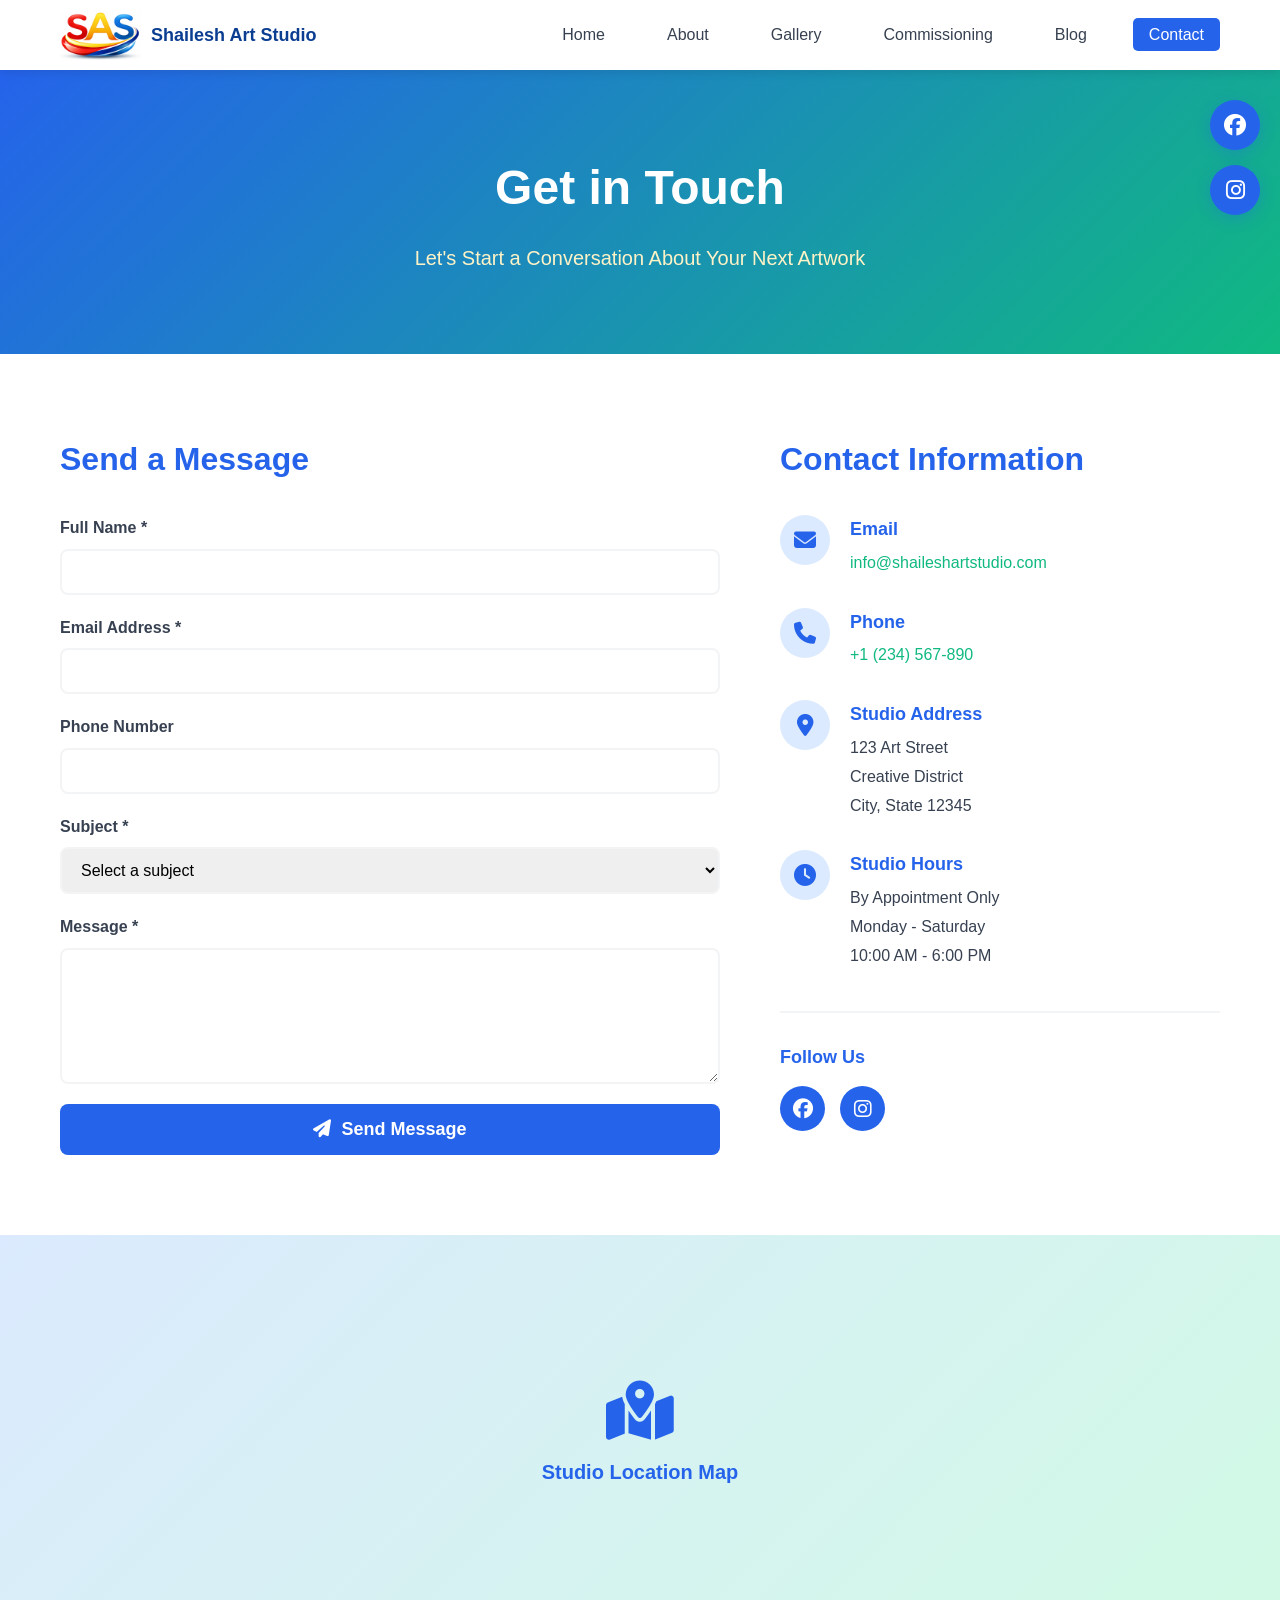
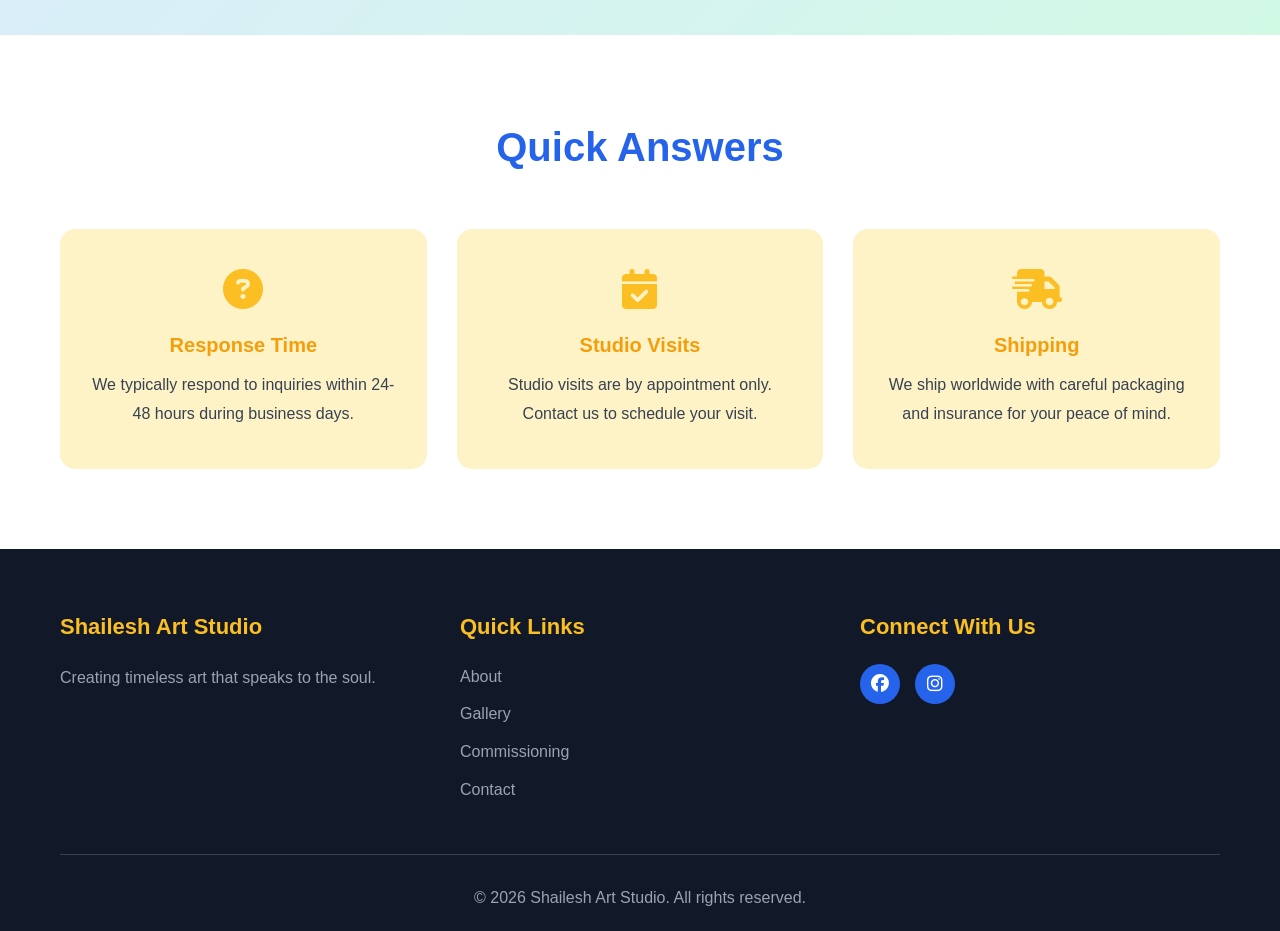
<file: contact.html>
<!DOCTYPE html>
<html lang="en">
<head>
    <meta charset="UTF-8">
    <meta name="viewport" content="width=device-width, initial-scale=1.0">
    <title>Contact - Shailesh Art Studio</title>
    <link rel="stylesheet" href="styles.css">
    <link rel="stylesheet" href="https://cdnjs.cloudflare.com/ajax/libs/font-awesome/6.4.0/css/all.min.css">
</head>
<body>
    <!-- Social Media Icons -->
    <div class="social-icons">
        <a href="https://www.facebook.com" target="_blank" aria-label="Facebook">
            <i class="fab fa-facebook"></i>
        </a>
        <a href="https://www.instagram.com" target="_blank" aria-label="Instagram">
            <i class="fab fa-instagram"></i>
        </a>
    </div>

    <!-- Navigation -->
    <nav class="navbar">
        <div class="nav-container">
           <div class="logo">
    <img src="logo.png" alt="Shailesh Art Studio Logo" style="height:50px;">
<div class="logo-text">Shailesh Art Studio</div>
</div>

            <ul class="nav-menu">
                <li><a href="index.html">Home</a></li>
                <li><a href="about.html">About</a></li>
                <li><a href="gallery.html">Gallery</a></li>
                <li><a href="commissioning.html">Commissioning</a></li>
                <li><a href="blog.html">Blog</a></li>
                <li><a href="contact.html" class="active">Contact</a></li>
            </ul>
            <div class="hamburger">
                <span></span>
                <span></span>
                <span></span>
            </div>
        </div>
    </nav>

    <!-- Page Header -->
    <section class="page-header">
        <h1>Get in Touch</h1>
        <p>Let's Start a Conversation About Your Next Artwork</p>
    </section>

    <!-- Contact Section -->
    <section class="contact-section">
        <div class="container">
            <div class="contact-grid">
                <!-- Contact Form -->
                <div class="contact-form-wrapper">
                    <h2>Send a Message</h2>
                    <form class="contact-form" id="contactForm">
                        <div class="form-group">
                            <label for="name">Full Name *</label>
                            <input type="text" id="name" name="name" required>
                        </div>

                        <div class="form-group">
                            <label for="email">Email Address *</label>
                            <input type="email" id="email" name="email" required>
                        </div>

                        <div class="form-group">
                            <label for="phone">Phone Number</label>
                            <input type="tel" id="phone" name="phone">
                        </div>

                        <div class="form-group">
                            <label for="subject">Subject *</label>
                            <select id="subject" name="subject" required>
                                <option value="">Select a subject</option>
                                <option value="commission">Commission Inquiry</option>
                                <option value="purchase">Purchase Existing Artwork</option>
                                <option value="general">General Question</option>
                                <option value="collaboration">Collaboration</option>
                                <option value="other">Other</option>
                            </select>
                        </div>

                        <div class="form-group">
                            <label for="message">Message *</label>
                            <textarea id="message" name="message" rows="6" required></textarea>
                        </div>

                        <button type="submit" class="submit-btn">
                            <i class="fas fa-paper-plane"></i> Send Message
                        </button>
                    </form>
                </div>

                <!-- Contact Information -->
                <div class="contact-info-wrapper">
                    <h2>Contact Information</h2>

                    <div class="contact-info-item">
                        <div class="contact-icon">
                            <i class="fas fa-envelope"></i>
                        </div>
                        <div class="contact-details">
                            <h3>Email</h3>
                            <p><a href="mailto:info@shaileshartstudio.com">info@shaileshartstudio.com</a></p>
                        </div>
                    </div>

                    <div class="contact-info-item">
                        <div class="contact-icon">
                            <i class="fas fa-phone"></i>
                        </div>
                        <div class="contact-details">
                            <h3>Phone</h3>
                            <p><a href="tel:+1234567890">+1 (234) 567-890</a></p>
                        </div>
                    </div>

                    <div class="contact-info-item">
                        <div class="contact-icon">
                            <i class="fas fa-map-marker-alt"></i>
                        </div>
                        <div class="contact-details">
                            <h3>Studio Address</h3>
                            <p>123 Art Street<br>Creative District<br>City, State 12345</p>
                        </div>
                    </div>

                    <div class="contact-info-item">
                        <div class="contact-icon">
                            <i class="fas fa-clock"></i>
                        </div>
                        <div class="contact-details">
                            <h3>Studio Hours</h3>
                            <p>By Appointment Only<br>Monday - Saturday<br>10:00 AM - 6:00 PM</p>
                        </div>
                    </div>

                    <div class="social-connect">
                        <h3>Follow Us</h3>
                        <div class="contact-social">
                            <a href="https://www.facebook.com" target="_blank" aria-label="Facebook">
                                <i class="fab fa-facebook"></i>
                            </a>
                            <a href="https://www.instagram.com" target="_blank" aria-label="Instagram">
                                <i class="fab fa-instagram"></i>
                            </a>
                        </div>
                    </div>
                </div>
            </div>
        </div>
    </section>

    <!-- Map Section (Placeholder) -->
    <section class="map-section">
        <div class="map-placeholder">
            <i class="fas fa-map-marked-alt"></i>
            <p>Studio Location Map</p>
        </div>
    </section>

    <!-- FAQ Section -->
    <section class="contact-faq">
        <div class="container">
            <h2 class="section-title">Quick Answers</h2>
            <div class="faq-grid">
                <div class="faq-card">
                    <i class="fas fa-question-circle"></i>
                    <h3>Response Time</h3>
                    <p>We typically respond to inquiries within 24-48 hours during business days.</p>
                </div>
                <div class="faq-card">
                    <i class="fas fa-calendar-check"></i>
                    <h3>Studio Visits</h3>
                    <p>Studio visits are by appointment only. Contact us to schedule your visit.</p>
                </div>
                <div class="faq-card">
                    <i class="fas fa-shipping-fast"></i>
                    <h3>Shipping</h3>
                    <p>We ship worldwide with careful packaging and insurance for your peace of mind.</p>
                </div>
            </div>
        </div>
    </section>

    <!-- Footer -->
    <footer class="footer">
        <div class="container">
            <div class="footer-content">
                <div class="footer-section">
                    <h3>Shailesh Art Studio</h3>
                    <p>Creating timeless art that speaks to the soul.</p>
                </div>
                <div class="footer-section">
                    <h3>Quick Links</h3>
                    <ul>
                        <li><a href="about.html">About</a></li>
                        <li><a href="gallery.html">Gallery</a></li>
                        <li><a href="commissioning.html">Commissioning</a></li>
                        <li><a href="contact.html">Contact</a></li>
                    </ul>
                </div>
                <div class="footer-section">
                    <h3>Connect With Us</h3>
                    <div class="footer-social">
                        <a href="https://www.facebook.com" target="_blank"><i class="fab fa-facebook"></i></a>
                        <a href="https://www.instagram.com" target="_blank"><i class="fab fa-instagram"></i></a>
                    </div>
                </div>
            </div>
            <div class="footer-bottom">
                <p>&copy; 2026 Shailesh Art Studio. All rights reserved.</p>
            </div>
        </div>
    </footer>

    <script src="script.js"></script>
</body>
</html>
</file>
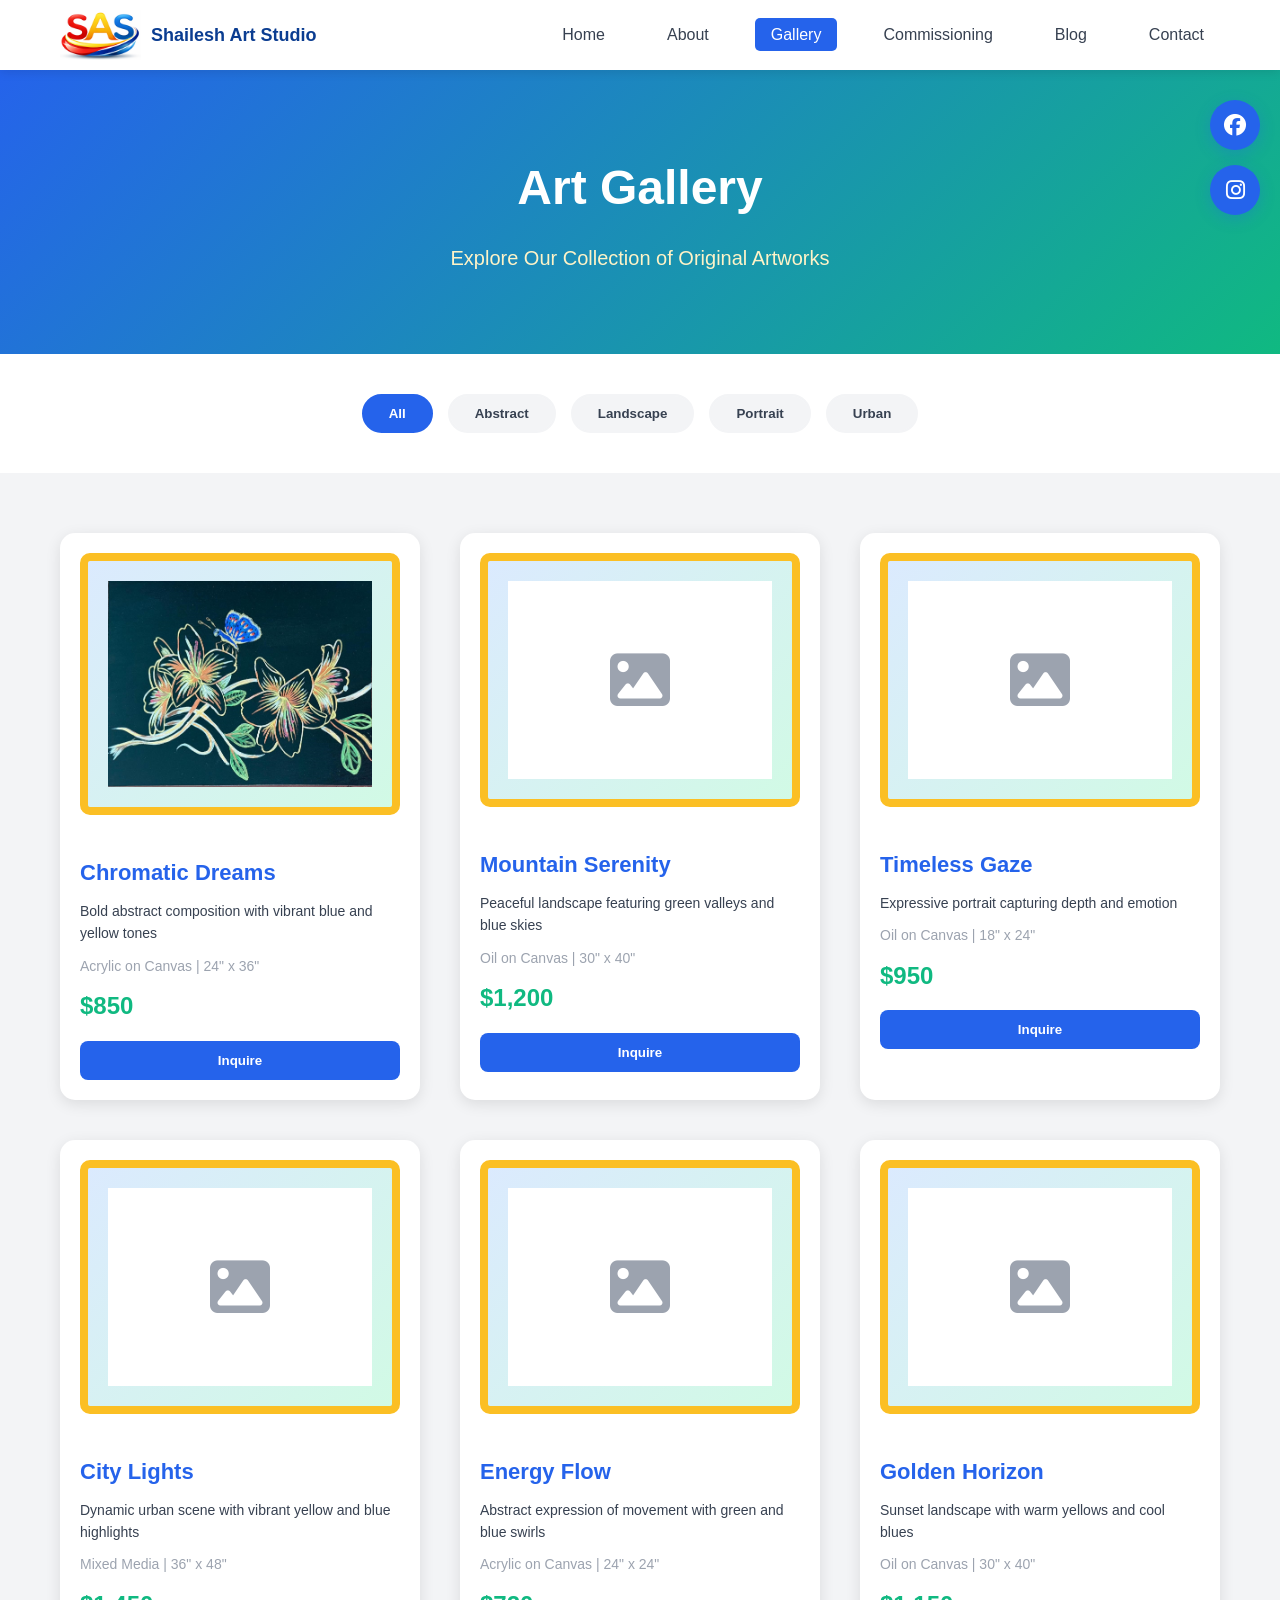
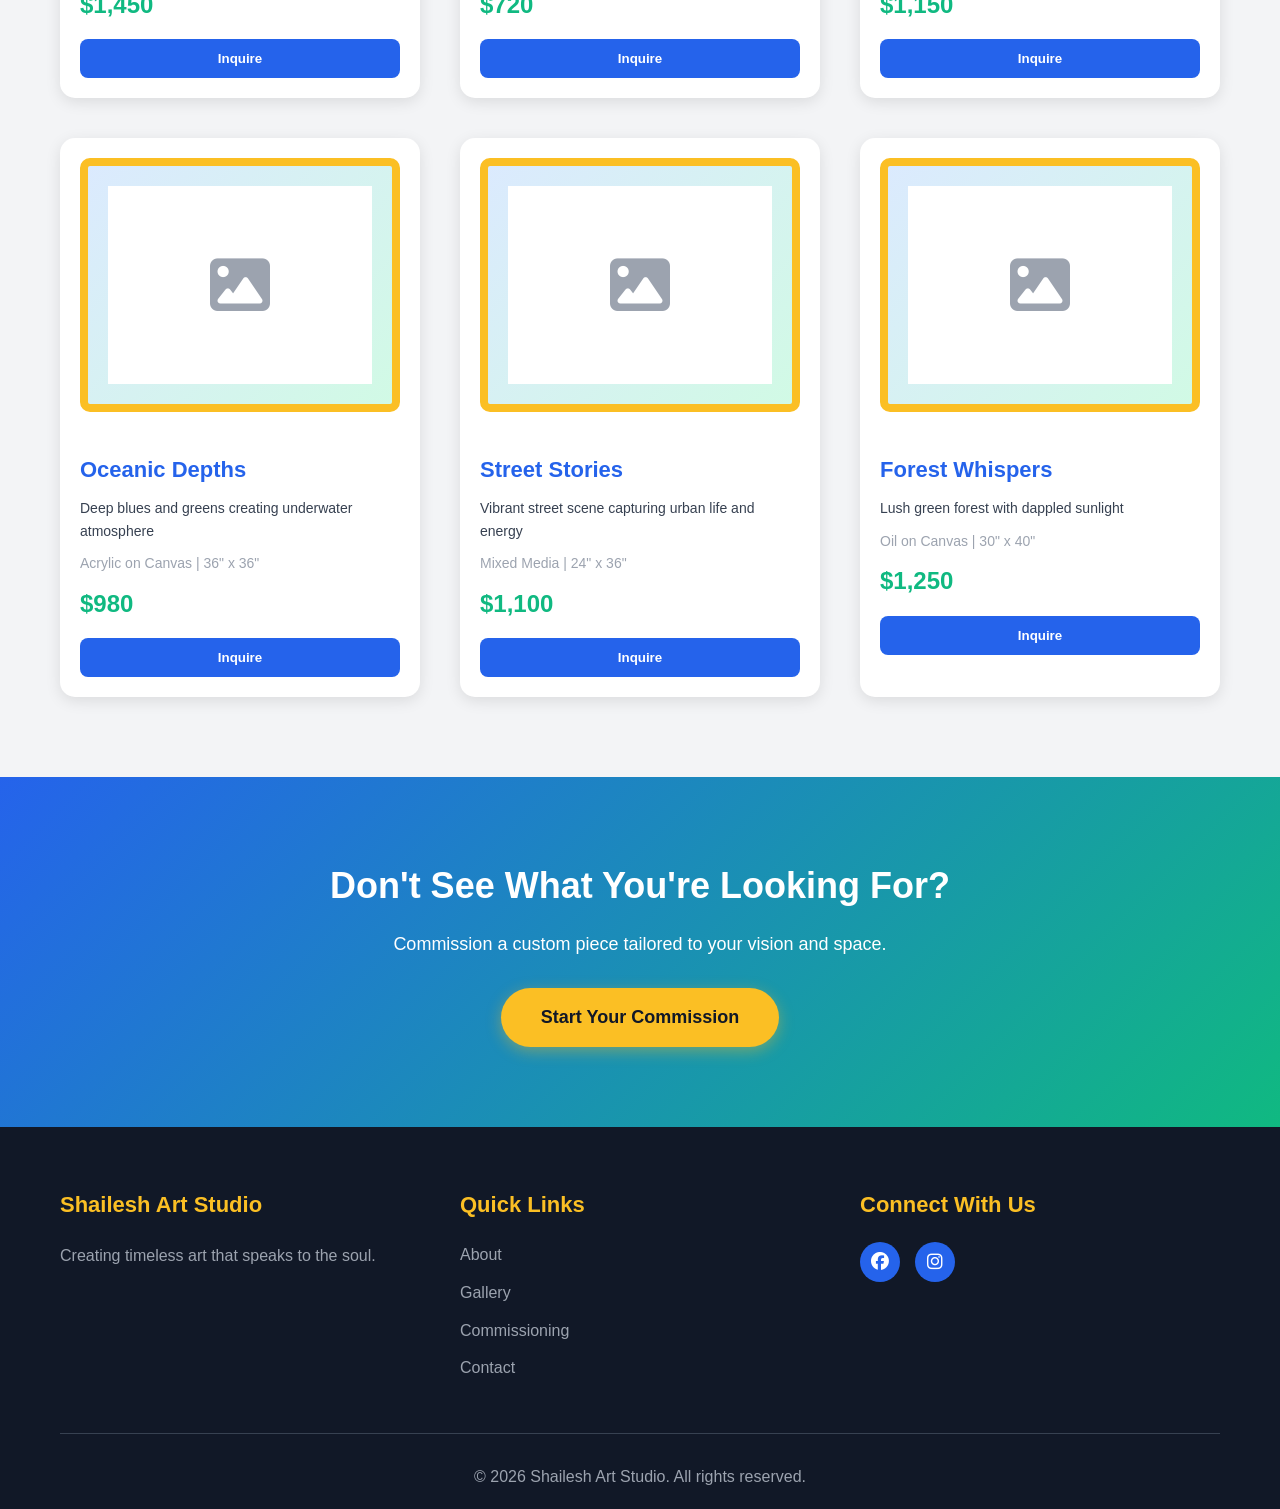
<file: gallery.html>
<!DOCTYPE html>
<html lang="en">
<head>
    <meta charset="UTF-8">
    <meta name="viewport" content="width=device-width, initial-scale=1.0">
    <title>Gallery - Shailesh Art Studio</title>
    <link rel="stylesheet" href="styles.css">
    <link rel="stylesheet" href="https://cdnjs.cloudflare.com/ajax/libs/font-awesome/6.4.0/css/all.min.css">
</head>
<body>
    <!-- Social Media Icons -->
    <div class="social-icons">
        <a href="https://www.facebook.com" target="_blank" aria-label="Facebook">
            <i class="fab fa-facebook"></i>
        </a>
        <a href="https://www.instagram.com" target="_blank" aria-label="Instagram">
            <i class="fab fa-instagram"></i>
        </a>
    </div>

    <!-- Navigation -->
    <nav class="navbar">
        <div class="nav-container">
            <div class="logo">
    <img src="logo.png" alt="Shailesh Art Studio Logo" style="height:50px;">
<div class="logo-text">Shailesh Art Studio</div>
</div>

            <ul class="nav-menu">
                <li><a href="index.html">Home</a></li>
                <li><a href="about.html">About</a></li>
                <li><a href="gallery.html" class="active">Gallery</a></li>
                <li><a href="commissioning.html">Commissioning</a></li>
                <li><a href="blog.html">Blog</a></li>
                <li><a href="contact.html">Contact</a></li>
            </ul>
            <div class="hamburger">
                <span></span>
                <span></span>
                <span></span>
            </div>
        </div>
    </nav>

    <!-- Page Header -->
    <section class="page-header">
        <h1>Art Gallery</h1>
        <p>Explore Our Collection of Original Artworks</p>
    </section>

    <!-- Gallery Filter -->
    <section class="gallery-filter">
        <div class="container">
            <div class="filter-buttons">
                <button class="filter-btn active" data-filter="all">All</button>
                <button class="filter-btn" data-filter="abstract">Abstract</button>
                <button class="filter-btn" data-filter="landscape">Landscape</button>
                <button class="filter-btn" data-filter="portrait">Portrait</button>
                <button class="filter-btn" data-filter="urban">Urban</button>
            </div>
        </div>
    </section>

    <!-- Gallery Grid -->
    <section class="gallery-section">
        <div class="container">
            <div class="gallery-grid">
                <!-- Artwork 1 -->
                <div class="gallery-item" data-category="abstract">
                    <div class="artwork-frame">
                        <div class="artwork-image">
    <img src="art1.jpg" alt="Chromatic Dreams">
</div>
                    </div>
                    <div class="artwork-info">
                        <h3>Chromatic Dreams</h3>
                        <p class="artwork-description">Bold abstract composition with vibrant blue and yellow tones</p>
                        <p class="artwork-details">Acrylic on Canvas | 24" x 36"</p>
                        <p class="artwork-price">$850</p>
                        <button class="inquire-btn">Inquire</button>
                    </div>
                </div>

                <!-- Artwork 2 -->
                <div class="gallery-item" data-category="landscape">
                    <div class="artwork-frame">
                        <div class="artwork-image">
                            <i class="fas fa-image"></i>
                        </div>
                    </div>
                    <div class="artwork-info">
                        <h3>Mountain Serenity</h3>
                        <p class="artwork-description">Peaceful landscape featuring green valleys and blue skies</p>
                        <p class="artwork-details">Oil on Canvas | 30" x 40"</p>
                        <p class="artwork-price">$1,200</p>
                        <button class="inquire-btn">Inquire</button>
                    </div>
                </div>

                <!-- Artwork 3 -->
                <div class="gallery-item" data-category="portrait">
                    <div class="artwork-frame">
                        <div class="artwork-image">
                            <i class="fas fa-image"></i>
                        </div>
                    </div>
                    <div class="artwork-info">
                        <h3>Timeless Gaze</h3>
                        <p class="artwork-description">Expressive portrait capturing depth and emotion</p>
                        <p class="artwork-details">Oil on Canvas | 18" x 24"</p>
                        <p class="artwork-price">$950</p>
                        <button class="inquire-btn">Inquire</button>
                    </div>
                </div>

                <!-- Artwork 4 -->
                <div class="gallery-item" data-category="urban">
                    <div class="artwork-frame">
                        <div class="artwork-image">
                            <i class="fas fa-image"></i>
                        </div>
                    </div>
                    <div class="artwork-info">
                        <h3>City Lights</h3>
                        <p class="artwork-description">Dynamic urban scene with vibrant yellow and blue highlights</p>
                        <p class="artwork-details">Mixed Media | 36" x 48"</p>
                        <p class="artwork-price">$1,450</p>
                        <button class="inquire-btn">Inquire</button>
                    </div>
                </div>

                <!-- Artwork 5 -->
                <div class="gallery-item" data-category="abstract">
                    <div class="artwork-frame">
                        <div class="artwork-image">
                            <i class="fas fa-image"></i>
                        </div>
                    </div>
                    <div class="artwork-info">
                        <h3>Energy Flow</h3>
                        <p class="artwork-description">Abstract expression of movement with green and blue swirls</p>
                        <p class="artwork-details">Acrylic on Canvas | 24" x 24"</p>
                        <p class="artwork-price">$720</p>
                        <button class="inquire-btn">Inquire</button>
                    </div>
                </div>

                <!-- Artwork 6 -->
                <div class="gallery-item" data-category="landscape">
                    <div class="artwork-frame">
                        <div class="artwork-image">
                            <i class="fas fa-image"></i>
                        </div>
                    </div>
                    <div class="artwork-info">
                        <h3>Golden Horizon</h3>
                        <p class="artwork-description">Sunset landscape with warm yellows and cool blues</p>
                        <p class="artwork-details">Oil on Canvas | 30" x 40"</p>
                        <p class="artwork-price">$1,150</p>
                        <button class="inquire-btn">Inquire</button>
                    </div>
                </div>

                <!-- Artwork 7 -->
                <div class="gallery-item" data-category="abstract">
                    <div class="artwork-frame">
                        <div class="artwork-image">
                            <i class="fas fa-image"></i>
                        </div>
                    </div>
                    <div class="artwork-info">
                        <h3>Oceanic Depths</h3>
                        <p class="artwork-description">Deep blues and greens creating underwater atmosphere</p>
                        <p class="artwork-details">Acrylic on Canvas | 36" x 36"</p>
                        <p class="artwork-price">$980</p>
                        <button class="inquire-btn">Inquire</button>
                    </div>
                </div>

                <!-- Artwork 8 -->
                <div class="gallery-item" data-category="urban">
                    <div class="artwork-frame">
                        <div class="artwork-image">
                            <i class="fas fa-image"></i>
                        </div>
                    </div>
                    <div class="artwork-info">
                        <h3>Street Stories</h3>
                        <p class="artwork-description">Vibrant street scene capturing urban life and energy</p>
                        <p class="artwork-details">Mixed Media | 24" x 36"</p>
                        <p class="artwork-price">$1,100</p>
                        <button class="inquire-btn">Inquire</button>
                    </div>
                </div>

                <!-- Artwork 9 -->
                <div class="gallery-item" data-category="landscape">
                    <div class="artwork-frame">
                        <div class="artwork-image">
                            <i class="fas fa-image"></i>
                        </div>
                    </div>
                    <div class="artwork-info">
                        <h3>Forest Whispers</h3>
                        <p class="artwork-description">Lush green forest with dappled sunlight</p>
                        <p class="artwork-details">Oil on Canvas | 30" x 40"</p>
                        <p class="artwork-price">$1,250</p>
                        <button class="inquire-btn">Inquire</button>
                    </div>
                </div>
            </div>
        </div>
    </section>

    <!-- Call to Action -->
    <section class="cta-section">
        <div class="container">
            <h2>Don't See What You're Looking For?</h2>
            <p>Commission a custom piece tailored to your vision and space.</p>
            <a href="commissioning.html" class="cta-button">Start Your Commission</a>
        </div>
    </section>

    <!-- Footer -->
    <footer class="footer">
        <div class="container">
            <div class="footer-content">
                <div class="footer-section">
                    <h3>Shailesh Art Studio</h3>
                    <p>Creating timeless art that speaks to the soul.</p>
                </div>
                <div class="footer-section">
                    <h3>Quick Links</h3>
                    <ul>
                        <li><a href="about.html">About</a></li>
                        <li><a href="gallery.html">Gallery</a></li>
                        <li><a href="commissioning.html">Commissioning</a></li>
                        <li><a href="contact.html">Contact</a></li>
                    </ul>
                </div>
                <div class="footer-section">
                    <h3>Connect With Us</h3>
                    <div class="footer-social">
                        <a href="https://www.facebook.com" target="_blank"><i class="fab fa-facebook"></i></a>
                        <a href="https://www.instagram.com" target="_blank"><i class="fab fa-instagram"></i></a>
                    </div>
                </div>
            </div>
            <div class="footer-bottom">
                <p>&copy; 2026 Shailesh Art Studio. All rights reserved.</p>
            </div>
        </div>
    </footer>

    <script src="script.js"></script>
</body>
</html>
</file>
<file: styles.css>
/* ===== CSS Variables ===== */
:root {
    /* Color Theme: Blue, Yellow, Green */
    --primary-blue: #2563eb;
    --secondary-blue: #1e40af;
    --light-blue: #dbeafe;
    --dark-blue: #1e3a8a;

    --primary-yellow: #fbbf24;
    --secondary-yellow: #f59e0b;
    --light-yellow: #fef3c7;

    --primary-green: #10b981;
    --secondary-green: #059669;
    --light-green: #d1fae5;

    --white: #ffffff;
    --black: #111827;
    --gray-light: #f3f4f6;
    --gray-medium: #9ca3af;
    --gray-dark: #374151;

    --font-primary: 'Segoe UI', Tahoma, Geneva, Verdana, sans-serif;
    --transition: all 0.3s ease;
}

/* ===== Global Styles ===== */
* {
    margin: 0;
    padding: 0;
    box-sizing: border-box;
}

body {
    font-family: var(--font-primary);
    color: var(--black);
    line-height: 1.6;
    overflow-x: hidden;
}

a {
    text-decoration: none;
    color: inherit;
    transition: var(--transition);
}

img {
    max-width: 100%;
    height: auto;
    display: block;
}

.container {
    max-width: 1200px;
    margin: 0 auto;
    padding: 0 20px;
}

.text-center {
    text-align: center;
}

/* ===== Social Media Icons ===== */
.social-icons {
    position: fixed;
    top: 100px;
    right: 20px;
    z-index: 1000;
    display: flex;
    flex-direction: column;
    gap: 15px;
}

.social-icons a {
    width: 50px;
    height: 50px;
    background: var(--primary-blue);
    color: var(--white);
    display: flex;
    align-items: center;
    justify-content: center;
    border-radius: 50%;
    font-size: 22px;
    box-shadow: 0 4px 15px rgba(37, 99, 235, 0.3);
    transition: var(--transition);
}

.social-icons a:hover {
    background: var(--primary-yellow);
    transform: scale(1.1);
    box-shadow: 0 6px 20px rgba(251, 191, 36, 0.4);
}

/* ===== Navigation ===== */
.navbar {
    background: var(--white);
    box-shadow: 0 2px 10px rgba(0, 0, 0, 0.1);
    position: sticky;
    top: 0;
    z-index: 999;
}

.nav-container {
    max-width: 1200px;
    margin: 0 auto;
    padding: 0 20px;
    display: flex;
    justify-content: space-between;
    align-items: center;
    height: 70px;
}

.logo {
    display: flex;
    align-items: center;   /* vertical center */
    gap: 10px;             /* space between logo & text */
}

.logo-img {
    height: 50px;
    width: auto;
}

.logo-text {
    font-size: 18px;
    font-weight: bold;
    color: #0b3d91; /* blue */
}
.nav-menu {
    display: flex;
    list-style: none;
    gap: 30px;
}

.nav-menu a {
    color: var(--gray-dark);
    font-weight: 500;
    padding: 8px 16px;
    border-radius: 5px;
    transition: var(--transition);
}

.nav-menu a:hover,
.nav-menu a.active {
    background: var(--primary-blue);
    color: var(--white);
}

.hamburger {
    display: none;
    flex-direction: column;
    cursor: pointer;
    gap: 5px;
}

.hamburger span {
    width: 25px;
    height: 3px;
    background: var(--primary-blue);
    border-radius: 3px;
    transition: var(--transition);
}

/* ===== Hero Section ===== */
.hero {
    position: relative;
    height: 600px;
    background: url('nature.jpg') no-repeat center center/cover;
    display: flex;
    align-items: center;
    justify-content: center;
    overflow: hidden;
}

.hero::before {
    content: '';
    position: absolute;
    top: 0;
    left: 0;
    right: 0;
    bottom: 0;
    background-image: url('data:image/svg+xml,<svg xmlns="http://www.w3.org/2000/svg" viewBox="0 0 1200 600"><rect fill="%232563eb" width="1200" height="600"/><circle fill="%23fbbf24" opacity="0.1" cx="200" cy="150" r="100"/><circle fill="%2310b981" opacity="0.1" cx="800" cy="400" r="150"/><circle fill="%23fbbf24" opacity="0.1" cx="1000" cy="200" r="80"/></svg>');
    background-size: cover;
    opacity: 0.3;
}

.hero-overlay {
    position: absolute;
    top: 0;
    left: 0;
    right: 0;
    bottom: 0;
    background: rgba(0, 0, 0, 0.3);
}

.hero-content {
    position: relative;
    z-index: 2;
    text-align: center;
    color: var(--white);
    max-width: 800px;
    padding: 0 20px;
}

.hero-title {
    font-size: 56px;
    font-weight: bold;
    margin-bottom: 20px;
    text-shadow: 2px 2px 4px rgba(0, 0, 0, 0.3);
}

.hero-subtitle {
    font-size: 28px;
    margin-bottom: 20px;
    color: var(--primary-yellow);
    text-shadow: 2px 2px 4px rgba(0, 0, 0, 0.3);
}

.hero-description {
    font-size: 18px;
    margin-bottom: 30px;
    line-height: 1.8;
}

.cta-button {
    display: inline-block;
    background: var(--primary-yellow);
    color: var(--black);
    padding: 15px 40px;
    border-radius: 50px;
    font-size: 18px;
    font-weight: 600;
    transition: var(--transition);
    box-shadow: 0 4px 15px rgba(251, 191, 36, 0.4);
}

.cta-button:hover {
    background: var(--secondary-yellow);
    transform: translateY(-3px);
    box-shadow: 0 6px 20px rgba(251, 191, 36, 0.6);
}

/* ===== Page Header ===== */
.page-header {
    background: linear-gradient(135deg, var(--primary-blue) 0%, var(--primary-green) 100%);
    color: var(--white);
    text-align: center;
    padding: 80px 20px;
}

.page-header h1 {
    font-size: 48px;
    margin-bottom: 15px;
}

.page-header p {
    font-size: 20px;
    color: var(--light-yellow);
}

/* ===== Section Styles ===== */
.section-title {
    font-size: 40px;
    text-align: center;
    margin-bottom: 15px;
    color: var(--primary-blue);
}

.section-subtitle {
    text-align: center;
    font-size: 18px;
    color: var(--gray-medium);
    margin-bottom: 50px;
}

/* ===== Features Section ===== */
.features {
    padding: 80px 0;
    background: var(--white);
}

.features-grid {
    display: grid;
    grid-template-columns: repeat(auto-fit, minmax(280px, 1fr));
    gap: 40px;
    margin-top: 50px;
}

.feature-card {
    text-align: center;
    padding: 40px 30px;
    border-radius: 15px;
    background: var(--light-blue);
    transition: var(--transition);
}

.feature-card:hover {
    transform: translateY(-10px);
    box-shadow: 0 10px 30px rgba(37, 99, 235, 0.2);
}

.feature-icon {
    font-size: 50px;
    color: var(--primary-blue);
    margin-bottom: 20px;
}

.feature-card h3 {
    font-size: 24px;
    margin-bottom: 15px;
    color: var(--secondary-blue);
}

.feature-card p {
    color: var(--gray-dark);
    line-height: 1.8;
}

/* ===== Recent Works ===== */
.recent-works {
    padding: 80px 0;
    background: var(--gray-light);
}

.works-grid {
    display: grid;
    grid-template-columns: repeat(auto-fit, minmax(300px, 1fr));
    gap: 30px;
    margin: 50px 0;
}

.work-item {
    border-radius: 15px;
    overflow: hidden;
    box-shadow: 0 4px 15px rgba(0, 0, 0, 0.1);
    transition: var(--transition);
}

.work-item:hover {
    transform: translateY(-10px);
    box-shadow: 0 10px 30px rgba(0, 0, 0, 0.2);
}

.work-placeholder {
    background: linear-gradient(135deg, var(--light-blue) 0%, var(--light-green) 100%);
    height: 300px;
    display: flex;
    flex-direction: column;
    align-items: center;
    justify-content: center;
    color: var(--primary-blue);
    font-size: 60px;
}

.work-placeholder p {
    font-size: 18px;
    margin-top: 15px;
    font-weight: 600;
}

.view-all-button {
    display: inline-block;
    margin-top: 30px;
    padding: 12px 35px;
    background: var(--primary-green);
    color: var(--white);
    border-radius: 50px;
    font-weight: 600;
    transition: var(--transition);
}

.view-all-button:hover {
    background: var(--secondary-green);
    transform: translateY(-3px);
    box-shadow: 0 6px 20px rgba(16, 185, 129, 0.4);
}

/* ===== About Page ===== */
.about-section {
    padding: 80px 0;
}

.about-content {
    display: grid;
    grid-template-columns: 1fr 2fr;
    gap: 60px;
    align-items: start;
}

.artist-photo {
    position: sticky;
    top: 100px;
}

.photo-placeholder {
    background: linear-gradient(135deg, var(--light-blue) 0%, var(--light-yellow) 100%);
    aspect-ratio: 1;
    border-radius: 20px;
    display: flex;
    flex-direction: column;
    align-items: center;
    justify-content: center;
    color: var(--primary-blue);
    font-size: 100px;
    box-shadow: 0 10px 40px rgba(37, 99, 235, 0.2);
}

.photo-placeholder p {
    font-size: 24px;
    margin-top: 20px;
    font-weight: 600;
}

.artist-bio h2 {
    font-size: 36px;
    color: var(--primary-blue);
    margin-bottom: 20px;
}

.artist-bio .lead {
    font-size: 20px;
    color: var(--primary-green);
    font-weight: 600;
    margin-bottom: 25px;
    line-height: 1.8;
}

.artist-bio p {
    margin-bottom: 20px;
    color: var(--gray-dark);
    line-height: 1.8;
    font-size: 16px;
}

.artist-stats {
    display: grid;
    grid-template-columns: repeat(3, 1fr);
    gap: 30px;
    margin-top: 40px;
}

.stat-item {
    text-align: center;
    padding: 30px;
    background: var(--light-green);
    border-radius: 15px;
}

.stat-item h3 {
    font-size: 36px;
    color: var(--primary-green);
    margin-bottom: 10px;
}

.stat-item p {
    color: var(--gray-dark);
    font-weight: 600;
}

/* ===== Journey Section ===== */
.journey-section {
    padding: 80px 0;
    background: var(--gray-light);
}

.timeline {
    max-width: 800px;
    margin: 50px auto;
    position: relative;
}

.timeline::before {
    content: '';
    position: absolute;
    left: 50%;
    transform: translateX(-50%);
    width: 4px;
    height: 100%;
    background: var(--primary-blue);
}

.timeline-item {
    display: grid;
    grid-template-columns: 1fr 1fr;
    gap: 30px;
    margin-bottom: 50px;
    position: relative;
}

.timeline-item:nth-child(even) .timeline-year {
    order: 2;
}

.timeline-item:nth-child(even) .timeline-content {
    order: 1;
    text-align: right;
}

.timeline-year {
    font-size: 32px;
    font-weight: bold;
    color: var(--primary-yellow);
    display: flex;
    align-items: center;
    justify-content: center;
}

.timeline-content {
    background: var(--white);
    padding: 30px;
    border-radius: 15px;
    box-shadow: 0 4px 15px rgba(0, 0, 0, 0.1);
}

.timeline-content h3 {
    color: var(--primary-blue);
    margin-bottom: 10px;
}

.timeline-content p {
    color: var(--gray-dark);
    line-height: 1.8;
}

/* ===== Specialties Section ===== */
.specialties-section {
    padding: 80px 0;
}

.specialties-grid {
    display: grid;
    grid-template-columns: repeat(auto-fit, minmax(250px, 1fr));
    gap: 30px;
    margin-top: 50px;
}

.specialty-card {
    text-align: center;
    padding: 40px 30px;
    background: var(--light-yellow);
    border-radius: 15px;
    transition: var(--transition);
}

.specialty-card:hover {
    transform: translateY(-10px);
    box-shadow: 0 10px 30px rgba(251, 191, 36, 0.3);
}

.specialty-card i {
    font-size: 50px;
    color: var(--primary-yellow);
    margin-bottom: 20px;
}

.specialty-card h3 {
    font-size: 22px;
    color: var(--secondary-yellow);
    margin-bottom: 15px;
}

.specialty-card p {
    color: var(--gray-dark);
    line-height: 1.8;
}

/* ===== Gallery Page ===== */
.gallery-filter {
    padding: 40px 0;
    background: var(--white);
}

.filter-buttons {
    display: flex;
    justify-content: center;
    gap: 15px;
    flex-wrap: wrap;
}

.filter-btn {
    padding: 10px 25px;
    background: var(--gray-light);
    border: 2px solid var(--gray-light);
    border-radius: 50px;
    cursor: pointer;
    font-weight: 600;
    transition: var(--transition);
    color: var(--gray-dark);
}

.filter-btn:hover,
.filter-btn.active {
    background: var(--primary-blue);
    border-color: var(--primary-blue);
    color: var(--white);
}

.gallery-section {
    padding: 60px 0 80px;
    background: var(--gray-light);
}

.gallery-grid {
    display: grid;
    grid-template-columns: repeat(auto-fill, minmax(320px, 1fr));
    gap: 40px;
}

.gallery-item {
    background: var(--white);
    border-radius: 15px;
    overflow: hidden;
    box-shadow: 0 4px 15px rgba(0, 0, 0, 0.1);
    transition: var(--transition);
}

.gallery-item:hover {
    transform: translateY(-10px);
    box-shadow: 0 10px 30px rgba(0, 0, 0, 0.2);
}

.artwork-frame {
    padding: 20px;
    background: linear-gradient(135deg, var(--light-blue) 0%, var(--light-green) 100%);
    border: 8px solid var(--primary-yellow);
    margin: 20px;
    border-radius: 10px;
}

.artwork-image {
    background: var(--white);
    aspect-ratio: 4/3;
    display: flex;
    align-items: center;
    justify-content: center;
    font-size: 60px;
    color: var(--gray-medium);
}

.artwork-info {
    padding: 20px;
}

.artwork-info h3 {
    font-size: 22px;
    color: var(--primary-blue);
    margin-bottom: 10px;
}

.artwork-description {
    color: var(--gray-dark);
    margin-bottom: 10px;
    font-size: 14px;
}

.artwork-details {
    color: var(--gray-medium);
    font-size: 14px;
    margin-bottom: 10px;
}

.artwork-price {
    font-size: 24px;
    font-weight: bold;
    color: var(--primary-green);
    margin-bottom: 15px;
}

.inquire-btn {
    width: 100%;
    padding: 12px;
    background: var(--primary-blue);
    color: var(--white);
    border: none;
    border-radius: 8px;
    cursor: pointer;
    font-weight: 600;
    transition: var(--transition);
}

.inquire-btn:hover {
    background: var(--secondary-blue);
    transform: translateY(-2px);
}

/* ===== CTA Section ===== */
.cta-section {
    padding: 80px 0;
    background: linear-gradient(135deg, var(--primary-blue) 0%, var(--primary-green) 100%);
    color: var(--white);
    text-align: center;
}

.cta-section h2 {
    font-size: 36px;
    margin-bottom: 15px;
}

.cta-section p {
    font-size: 18px;
    margin-bottom: 30px;
}

/* ===== Commissioning Page ===== */
.commission-intro {
    padding: 80px 0;
    background: var(--white);
}

.intro-content {
    max-width: 800px;
    margin: 0 auto;
    text-align: center;
}

.intro-content h2 {
    font-size: 36px;
    color: var(--primary-blue);
    margin-bottom: 20px;
}

.intro-content .lead {
    font-size: 20px;
    color: var(--primary-green);
    font-weight: 600;
    margin-bottom: 25px;
    line-height: 1.8;
}

.intro-content p {
    color: var(--gray-dark);
    line-height: 1.8;
    font-size: 16px;
}

.process-section {
    padding: 80px 0;
    background: var(--gray-light);
}

.process-grid {
    display: grid;
    grid-template-columns: repeat(auto-fit, minmax(250px, 1fr));
    gap: 40px;
    margin-top: 50px;
}

.process-step {
    background: var(--white);
    padding: 40px 30px;
    border-radius: 15px;
    text-align: center;
    position: relative;
    box-shadow: 0 4px 15px rgba(0, 0, 0, 0.1);
}

.step-number {
    width: 60px;
    height: 60px;
    background: var(--primary-yellow);
    color: var(--white);
    font-size: 28px;
    font-weight: bold;
    border-radius: 50%;
    display: flex;
    align-items: center;
    justify-content: center;
    margin: 0 auto 20px;
    box-shadow: 0 4px 15px rgba(251, 191, 36, 0.4);
}

.process-step h3 {
    font-size: 22px;
    color: var(--primary-blue);
    margin-bottom: 15px;
}

.process-step p {
    color: var(--gray-dark);
    line-height: 1.8;
}

.pricing-section {
    padding: 80px 0;
    background: var(--white);
}

.pricing-grid {
    display: grid;
    grid-template-columns: repeat(auto-fit, minmax(280px, 1fr));
    gap: 40px;
    margin-top: 50px;
}

.pricing-card {
    background: var(--light-blue);
    padding: 40px 30px;
    border-radius: 15px;
    text-align: center;
    position: relative;
    transition: var(--transition);
    border: 3px solid transparent;
}

.pricing-card:hover {
    transform: translateY(-10px);
    box-shadow: 0 10px 30px rgba(37, 99, 235, 0.2);
}

.pricing-card.featured {
    background: var(--light-yellow);
    border-color: var(--primary-yellow);
    transform: scale(1.05);
}

.popular-badge {
    background: var(--primary-yellow);
    color: var(--white);
    padding: 5px 20px;
    border-radius: 50px;
    position: absolute;
    top: -15px;
    left: 50%;
    transform: translateX(-50%);
    font-weight: 600;
    font-size: 14px;
}

.pricing-card h3 {
    font-size: 28px;
    color: var(--primary-blue);
    margin-bottom: 20px;
}

.price-tag {
    font-size: 36px;
    font-weight: bold;
    color: var(--primary-green);
    margin-bottom: 30px;
}

.pricing-features {
    list-style: none;
    text-align: left;
}

.pricing-features li {
    padding: 10px 0;
    color: var(--gray-dark);
    display: flex;
    align-items: center;
    gap: 10px;
}

.pricing-features i {
    color: var(--primary-green);
}

.types-section {
    padding: 80px 0;
    background: var(--gray-light);
}

.types-grid {
    display: grid;
    grid-template-columns: repeat(auto-fit, minmax(280px, 1fr));
    gap: 30px;
    margin-top: 50px;
}

.type-card {
    background: var(--white);
    padding: 40px 30px;
    border-radius: 15px;
    text-align: center;
    transition: var(--transition);
}

.type-card:hover {
    transform: translateY(-10px);
    box-shadow: 0 10px 30px rgba(0, 0, 0, 0.1);
}

.type-card i {
    font-size: 50px;
    color: var(--primary-blue);
    margin-bottom: 20px;
}

.type-card h3 {
    font-size: 22px;
    color: var(--primary-blue);
    margin-bottom: 15px;
}

.type-card p {
    color: var(--gray-dark);
    line-height: 1.8;
}

.faq-section {
    padding: 80px 0;
    background: var(--white);
}

.faq-list {
    max-width: 800px;
    margin: 50px auto;
}

.faq-item {
    background: var(--light-green);
    padding: 30px;
    border-radius: 15px;
    margin-bottom: 20px;
}

.faq-item h3 {
    font-size: 20px;
    color: var(--primary-green);
    margin-bottom: 10px;
}

.faq-item p {
    color: var(--gray-dark);
    line-height: 1.8;
}

/* ===== Blog Page ===== */
.blog-section {
    padding: 80px 0;
    background: var(--gray-light);
}

.blog-grid {
    display: grid;
    grid-template-columns: repeat(auto-fill, minmax(350px, 1fr));
    gap: 40px;
    margin-bottom: 60px;
}

.blog-card {
    background: var(--white);
    border-radius: 15px;
    overflow: hidden;
    box-shadow: 0 4px 15px rgba(0, 0, 0, 0.1);
    transition: var(--transition);
}

.blog-card:hover {
    transform: translateY(-10px);
    box-shadow: 0 10px 30px rgba(0, 0, 0, 0.2);
}

.blog-image {
    position: relative;
    height: 250px;
}

.blog-placeholder {
    background: linear-gradient(135deg, var(--light-blue) 0%, var(--light-green) 100%);
    height: 100%;
    display: flex;
    align-items: center;
    justify-content: center;
    font-size: 60px;
    color: var(--primary-blue);
}

.blog-category {
    position: absolute;
    top: 15px;
    right: 15px;
    background: var(--primary-yellow);
    color: var(--white);
    padding: 5px 15px;
    border-radius: 50px;
    font-size: 14px;
    font-weight: 600;
}

.blog-content {
    padding: 30px;
}

.blog-meta {
    display: flex;
    gap: 20px;
    margin-bottom: 15px;
    color: var(--gray-medium);
    font-size: 14px;
}

.blog-meta span {
    display: flex;
    align-items: center;
    gap: 5px;
}

.blog-content h2 {
    font-size: 22px;
    color: var(--primary-blue);
    margin-bottom: 15px;
}

.blog-content p {
    color: var(--gray-dark);
    line-height: 1.8;
    margin-bottom: 20px;
}

.read-more {
    color: var(--primary-green);
    font-weight: 600;
    display: inline-flex;
    align-items: center;
    gap: 5px;
    transition: var(--transition);
}

.read-more:hover {
    color: var(--secondary-green);
    gap: 10px;
}

.pagination {
    display: flex;
    justify-content: center;
    gap: 10px;
    margin-top: 40px;
}

.page-link {
    padding: 10px 20px;
    background: var(--white);
    border: 2px solid var(--primary-blue);
    border-radius: 8px;
    color: var(--primary-blue);
    font-weight: 600;
    transition: var(--transition);
}

.page-link:hover,
.page-link.active {
    background: var(--primary-blue);
    color: var(--white);
}

.newsletter-section {
    padding: 80px 0;
    background: linear-gradient(135deg, var(--primary-green) 0%, var(--primary-blue) 100%);
    color: var(--white);
}

.newsletter-content {
    max-width: 600px;
    margin: 0 auto;
    text-align: center;
}

.newsletter-content h2 {
    font-size: 36px;
    margin-bottom: 15px;
}

.newsletter-content p {
    font-size: 18px;
    margin-bottom: 30px;
}

.newsletter-form {
    display: flex;
    gap: 10px;
    max-width: 500px;
    margin: 0 auto;
}

.newsletter-form input {
    flex: 1;
    padding: 15px 20px;
    border: none;
    border-radius: 50px;
    font-size: 16px;
}

.subscribe-btn {
    padding: 15px 30px;
    background: var(--primary-yellow);
    color: var(--black);
    border: none;
    border-radius: 50px;
    font-weight: 600;
    cursor: pointer;
    transition: var(--transition);
}

.subscribe-btn:hover {
    background: var(--secondary-yellow);
    transform: translateY(-3px);
}

/* ===== Contact Page ===== */
.contact-section {
    padding: 80px 0;
    background: var(--white);
}

.contact-grid {
    display: grid;
    grid-template-columns: 1.5fr 1fr;
    gap: 60px;
}

.contact-form-wrapper h2,
.contact-info-wrapper h2 {
    font-size: 32px;
    color: var(--primary-blue);
    margin-bottom: 30px;
}

.contact-form {
    display: flex;
    flex-direction: column;
    gap: 20px;
}

.form-group {
    display: flex;
    flex-direction: column;
    gap: 8px;
}

.form-group label {
    font-weight: 600;
    color: var(--gray-dark);
}

.form-group input,
.form-group select,
.form-group textarea {
    padding: 12px 15px;
    border: 2px solid var(--gray-light);
    border-radius: 8px;
    font-size: 16px;
    font-family: var(--font-primary);
    transition: var(--transition);
}

.form-group input:focus,
.form-group select:focus,
.form-group textarea:focus {
    outline: none;
    border-color: var(--primary-blue);
}

.submit-btn {
    padding: 15px 30px;
    background: var(--primary-blue);
    color: var(--white);
    border: none;
    border-radius: 8px;
    font-size: 18px;
    font-weight: 600;
    cursor: pointer;
    transition: var(--transition);
    display: flex;
    align-items: center;
    justify-content: center;
    gap: 10px;
}

.submit-btn:hover {
    background: var(--secondary-blue);
    transform: translateY(-3px);
    box-shadow: 0 6px 20px rgba(37, 99, 235, 0.4);
}

.contact-info-item {
    display: flex;
    gap: 20px;
    margin-bottom: 30px;
}

.contact-icon {
    width: 50px;
    height: 50px;
    background: var(--light-blue);
    color: var(--primary-blue);
    display: flex;
    align-items: center;
    justify-content: center;
    border-radius: 50%;
    font-size: 22px;
    flex-shrink: 0;
}

.contact-details h3 {
    font-size: 18px;
    color: var(--primary-blue);
    margin-bottom: 5px;
}

.contact-details p {
    color: var(--gray-dark);
    line-height: 1.8;
}

.contact-details a {
    color: var(--primary-green);
    transition: var(--transition);
}

.contact-details a:hover {
    color: var(--secondary-green);
}

.social-connect {
    margin-top: 40px;
    padding-top: 30px;
    border-top: 2px solid var(--gray-light);
}

.social-connect h3 {
    font-size: 18px;
    color: var(--primary-blue);
    margin-bottom: 15px;
}

.contact-social {
    display: flex;
    gap: 15px;
}

.contact-social a {
    width: 45px;
    height: 45px;
    background: var(--primary-blue);
    color: var(--white);
    display: flex;
    align-items: center;
    justify-content: center;
    border-radius: 50%;
    font-size: 20px;
    transition: var(--transition);
}

.contact-social a:hover {
    background: var(--primary-yellow);
    transform: scale(1.1);
}

.map-section {
    background: var(--gray-light);
}

.map-placeholder {
    height: 400px;
    background: linear-gradient(135deg, var(--light-blue) 0%, var(--light-green) 100%);
    display: flex;
    flex-direction: column;
    align-items: center;
    justify-content: center;
    color: var(--primary-blue);
    font-size: 60px;
}

.map-placeholder p {
    font-size: 20px;
    margin-top: 15px;
    font-weight: 600;
}

.contact-faq {
    padding: 80px 0;
    background: var(--white);
}

.faq-grid {
    display: grid;
    grid-template-columns: repeat(auto-fit, minmax(300px, 1fr));
    gap: 30px;
    margin-top: 50px;
}

.faq-card {
    background: var(--light-yellow);
    padding: 40px 30px;
    border-radius: 15px;
    text-align: center;
}

.faq-card i {
    font-size: 40px;
    color: var(--primary-yellow);
    margin-bottom: 20px;
}

.faq-card h3 {
    font-size: 20px;
    color: var(--secondary-yellow);
    margin-bottom: 10px;
}

.faq-card p {
    color: var(--gray-dark);
    line-height: 1.8;
}

/* ===== Footer ===== */
.footer {
    background: var(--black);
    color: var(--white);
    padding: 60px 0 20px;
}

.footer-content {
    display: grid;
    grid-template-columns: repeat(auto-fit, minmax(250px, 1fr));
    gap: 40px;
    margin-bottom: 40px;
}

.footer-section h3 {
    color: var(--primary-yellow);
    margin-bottom: 20px;
    font-size: 22px;
}

.footer-section p {
    color: var(--gray-medium);
    line-height: 1.8;
}

.footer-section ul {
    list-style: none;
}

.footer-section ul li {
    margin-bottom: 12px;
}

.footer-section ul li a {
    color: var(--gray-medium);
    transition: var(--transition);
}

.footer-section ul li a:hover {
    color: var(--primary-yellow);
}

.footer-social {
    display: flex;
    gap: 15px;
}

.footer-social a {
    width: 40px;
    height: 40px;
    background: var(--primary-blue);
    color: var(--white);
    display: flex;
    align-items: center;
    justify-content: center;
    border-radius: 50%;
    font-size: 18px;
    transition: var(--transition);
}

.footer-social a:hover {
    background: var(--primary-yellow);
    transform: scale(1.1);
}

.footer-bottom {
    text-align: center;
    padding-top: 30px;
    border-top: 1px solid var(--gray-dark);
    color: var(--gray-medium);
}

/* ===== Responsive Design ===== */
@media (max-width: 768px) {
    .hamburger {
        display: flex;
    }

    .nav-menu {
        position: absolute;
        top: 70px;
        left: -100%;
        width: 100%;
        background: var(--white);
        flex-direction: column;
        padding: 20px;
        box-shadow: 0 4px 10px rgba(0, 0, 0, 0.1);
        transition: var(--transition);
    }

    .nav-menu.active {
        left: 0;
    }

    .hero-title {
        font-size: 36px;
    }

    .hero-subtitle {
        font-size: 20px;
    }

    .page-header h1 {
        font-size: 32px;
    }

    .section-title {
        font-size: 28px;
    }

    .about-content {
        grid-template-columns: 1fr;
    }

    .artist-photo {
        position: static;
    }

    .timeline::before {
        left: 0;
    }

    .timeline-item {
        grid-template-columns: 1fr;
    }

    .timeline-item:nth-child(even) .timeline-year,
    .timeline-item:nth-child(even) .timeline-content {
        order: 0;
    }

    .timeline-item:nth-child(even) .timeline-content {
        text-align: left;
    }

    .contact-grid {
        grid-template-columns: 1fr;
    }

    .newsletter-form {
        flex-direction: column;
    }

    .social-icons {
        flex-direction: row;
        top: auto;
        bottom: 20px;
        right: 20px;
    }

    .social-icons a {
        width: 45px;
        height: 45px;
        font-size: 18px;
    }

    .artist-stats {
        grid-template-columns: 1fr;
    }

    .works-grid,
    .gallery-grid,
    .blog-grid {
        grid-template-columns: 1fr;
    }
}

@media (max-width: 480px) {
    .hero {
        height: 400px;
    }

    .hero-title {
        font-size: 28px;
    }

    .hero-subtitle {
        font-size: 18px;
    }

    .hero-description {
        font-size: 16px;
    }
}
</file>
